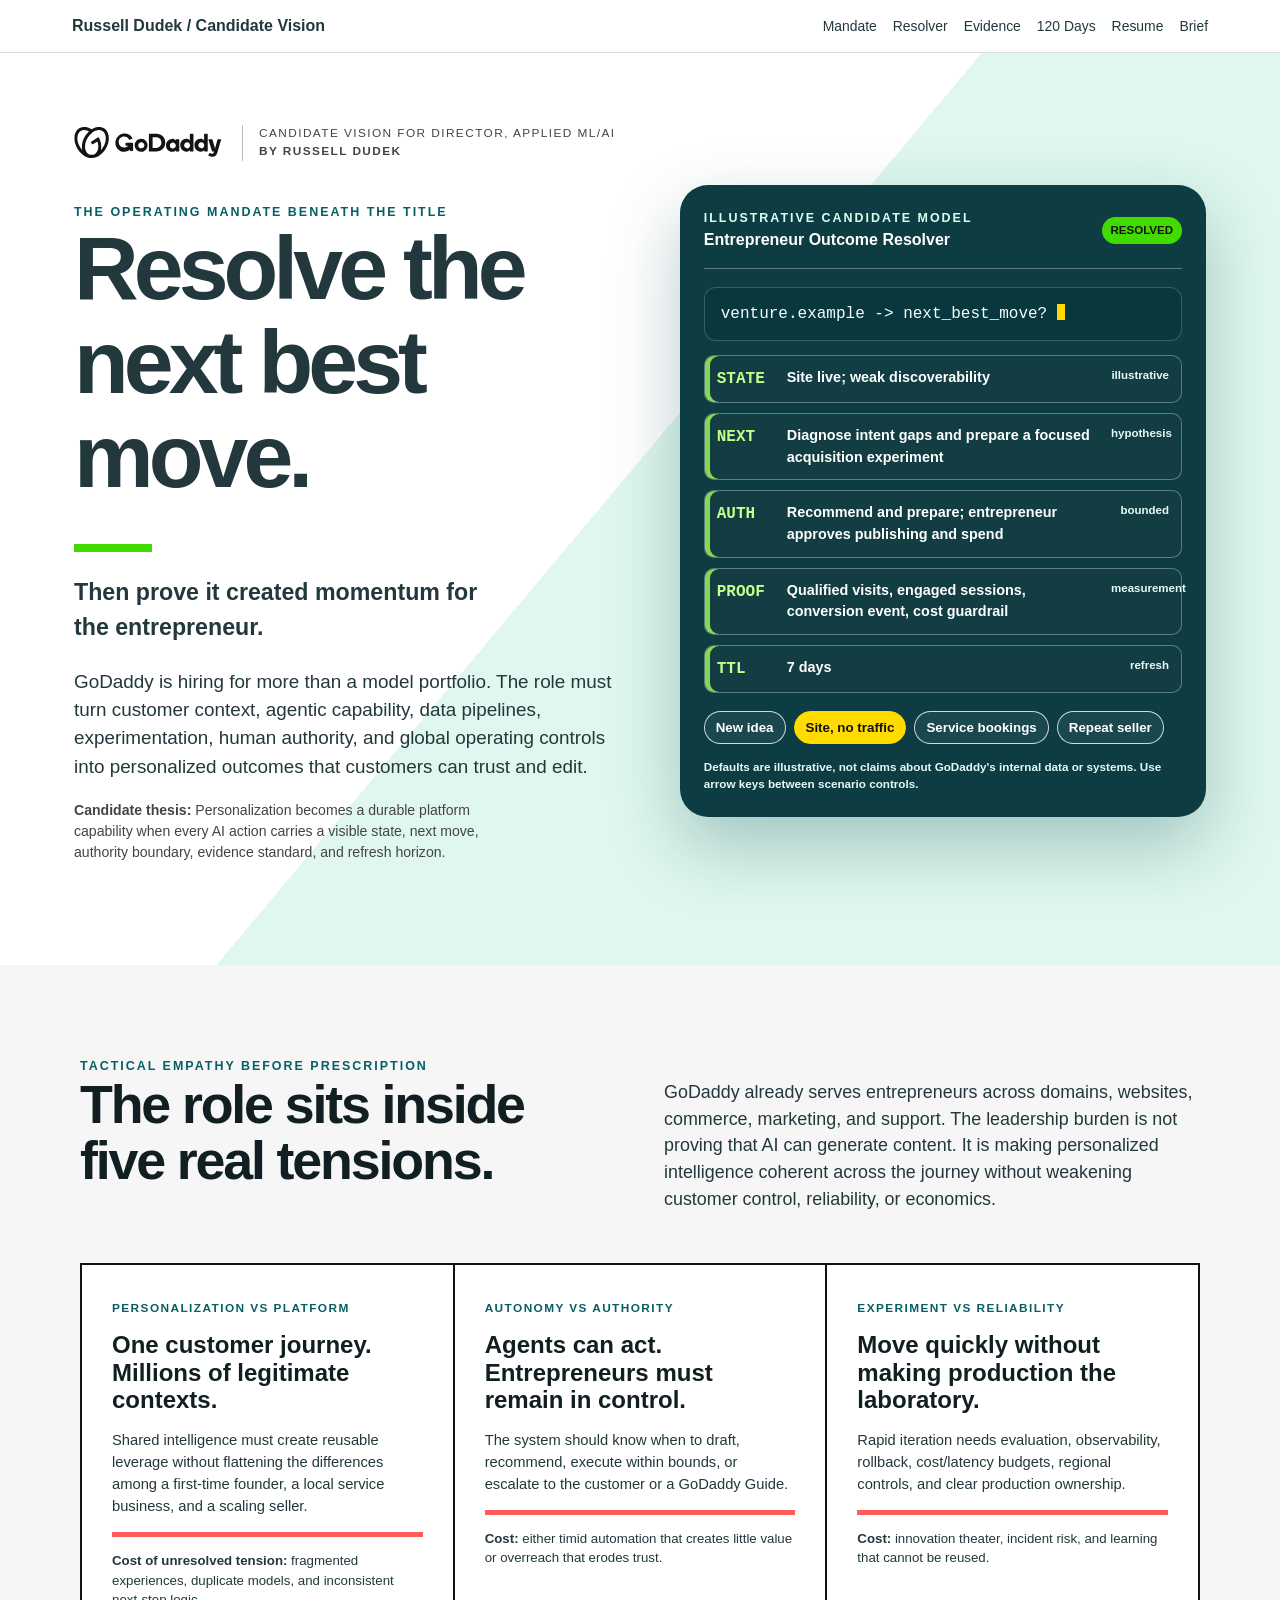
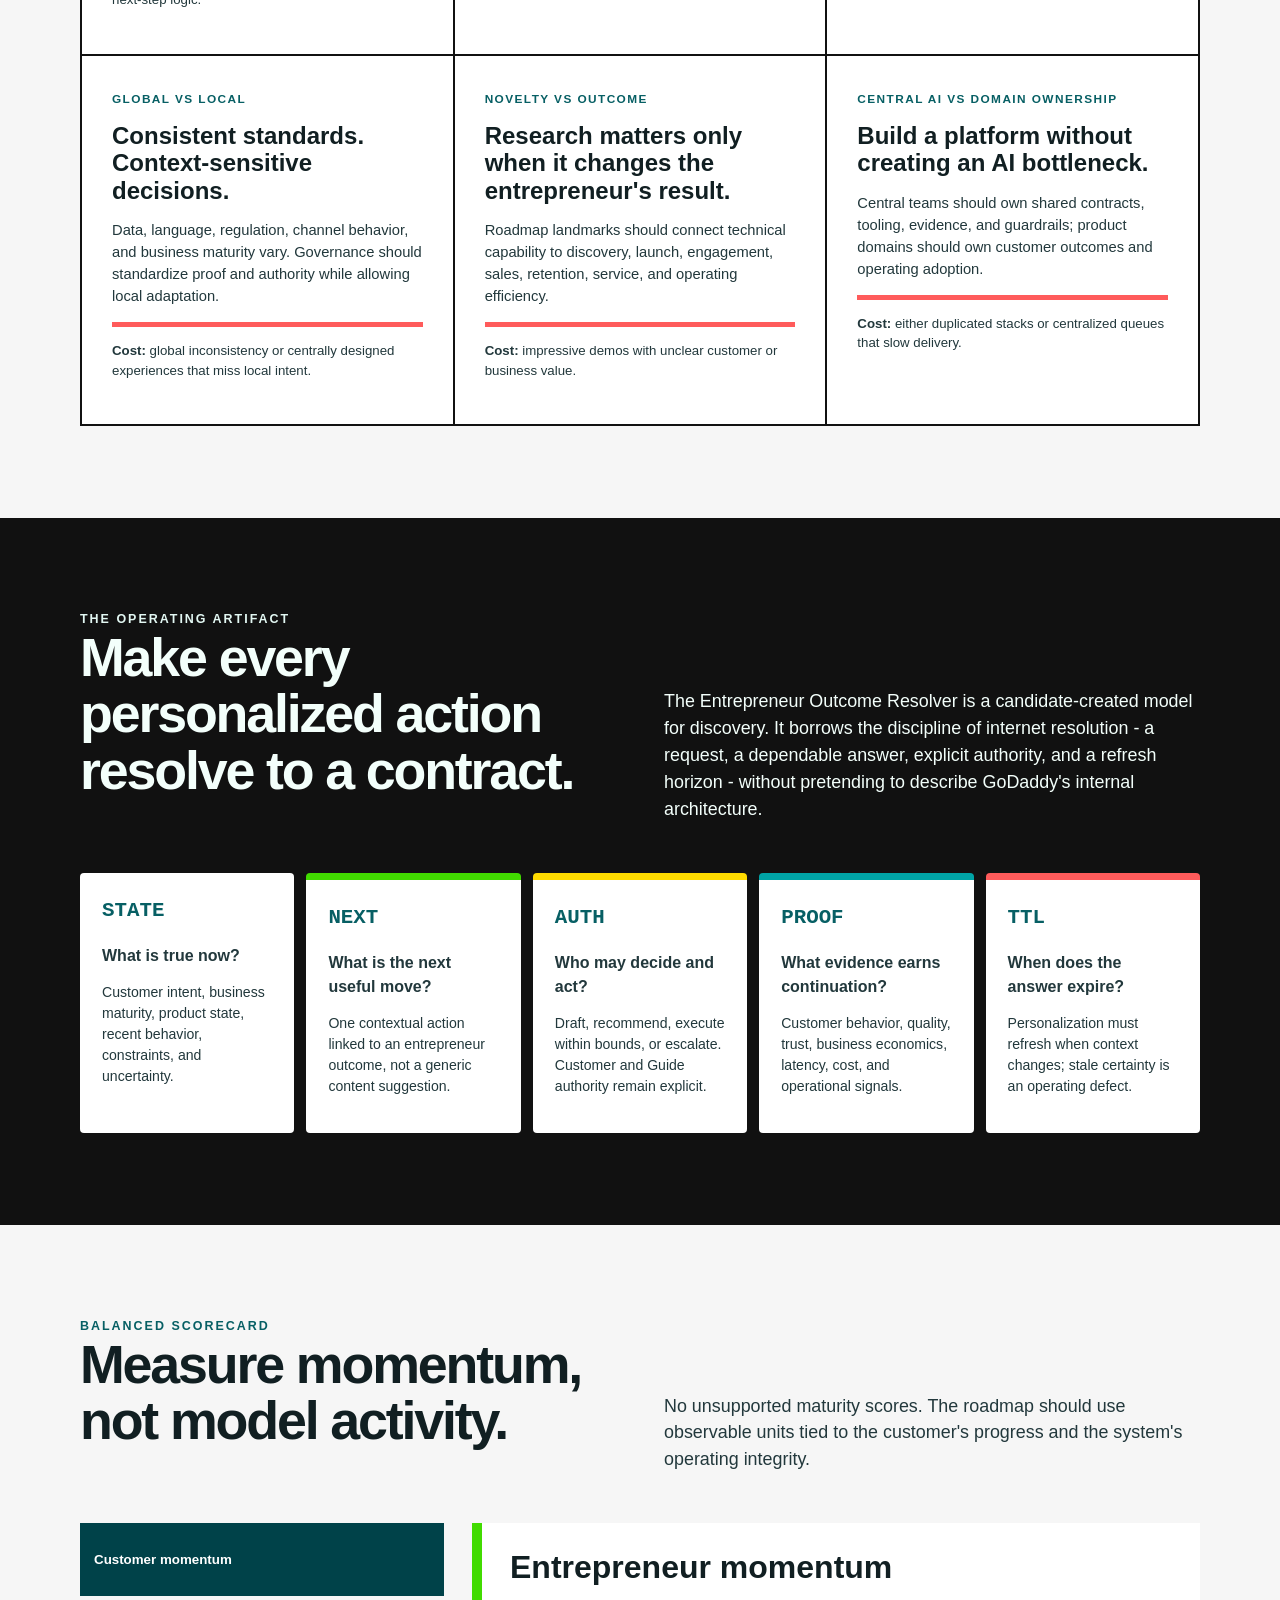
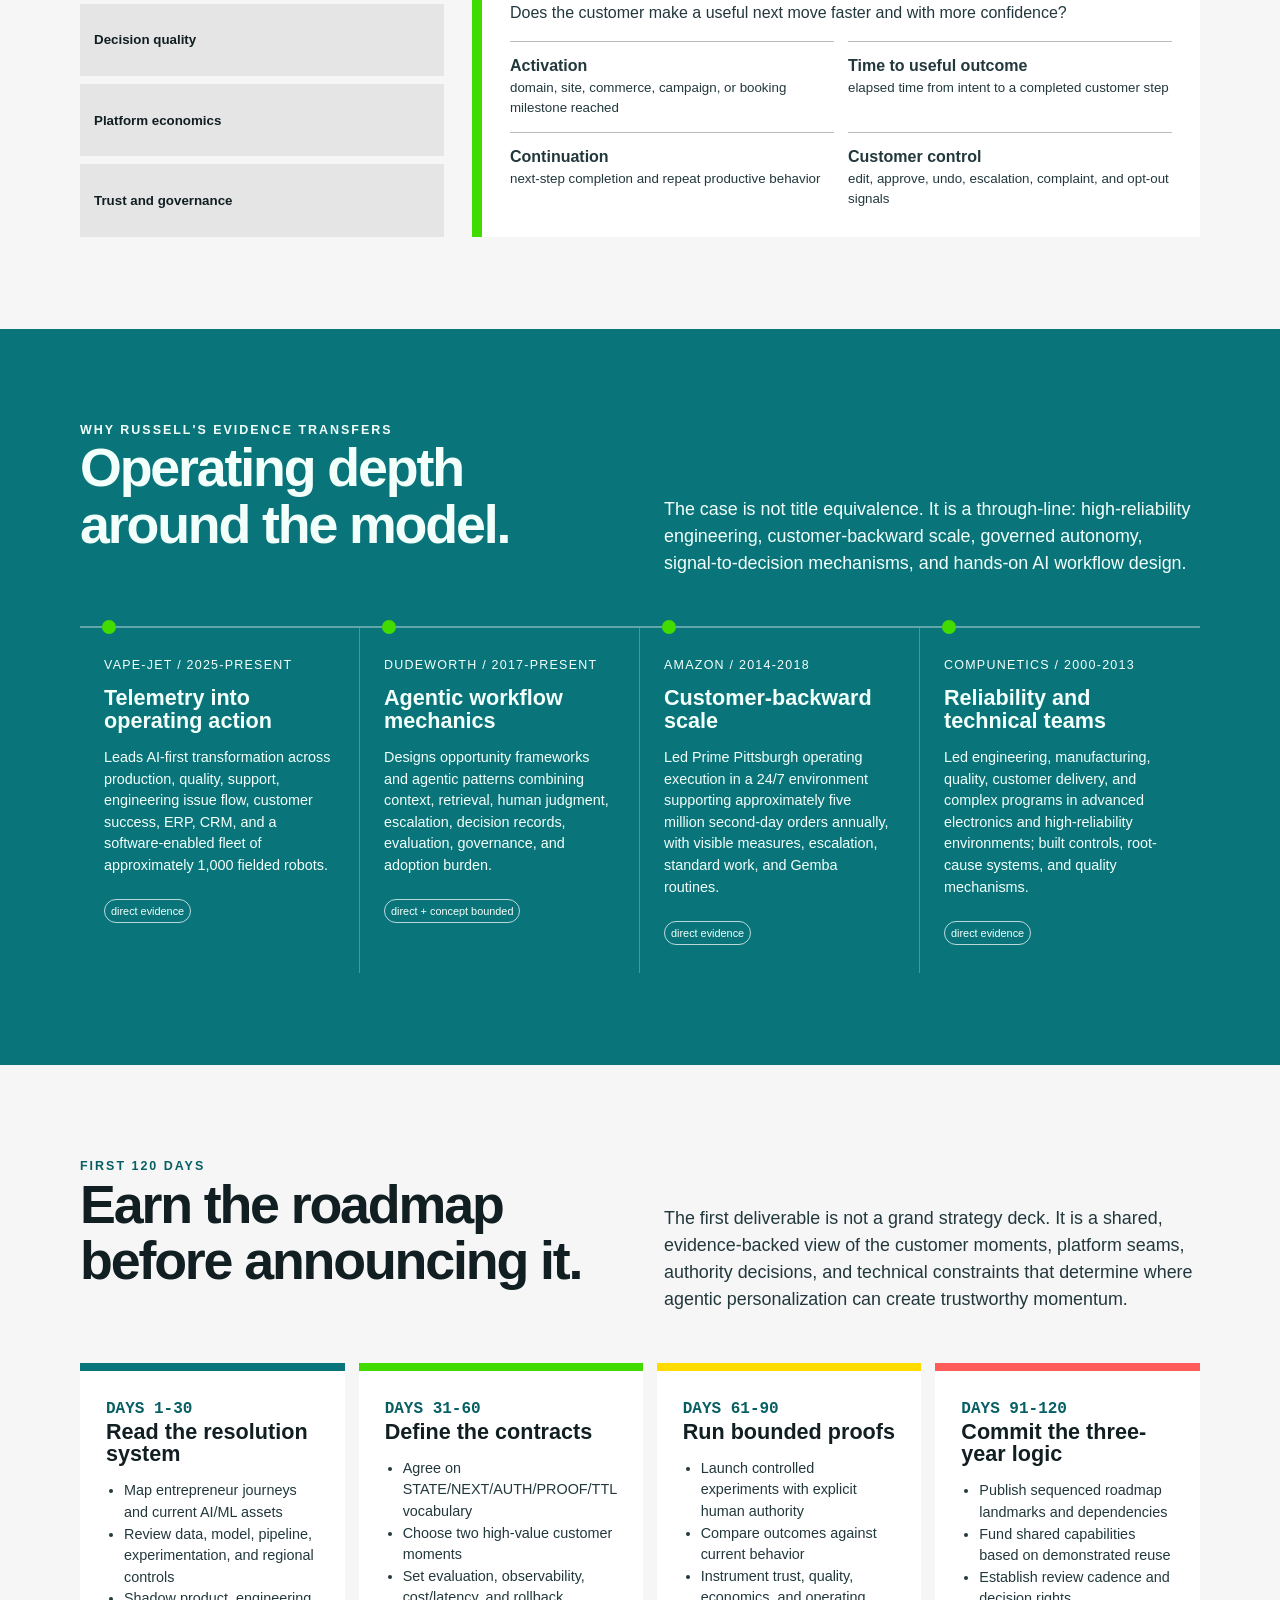
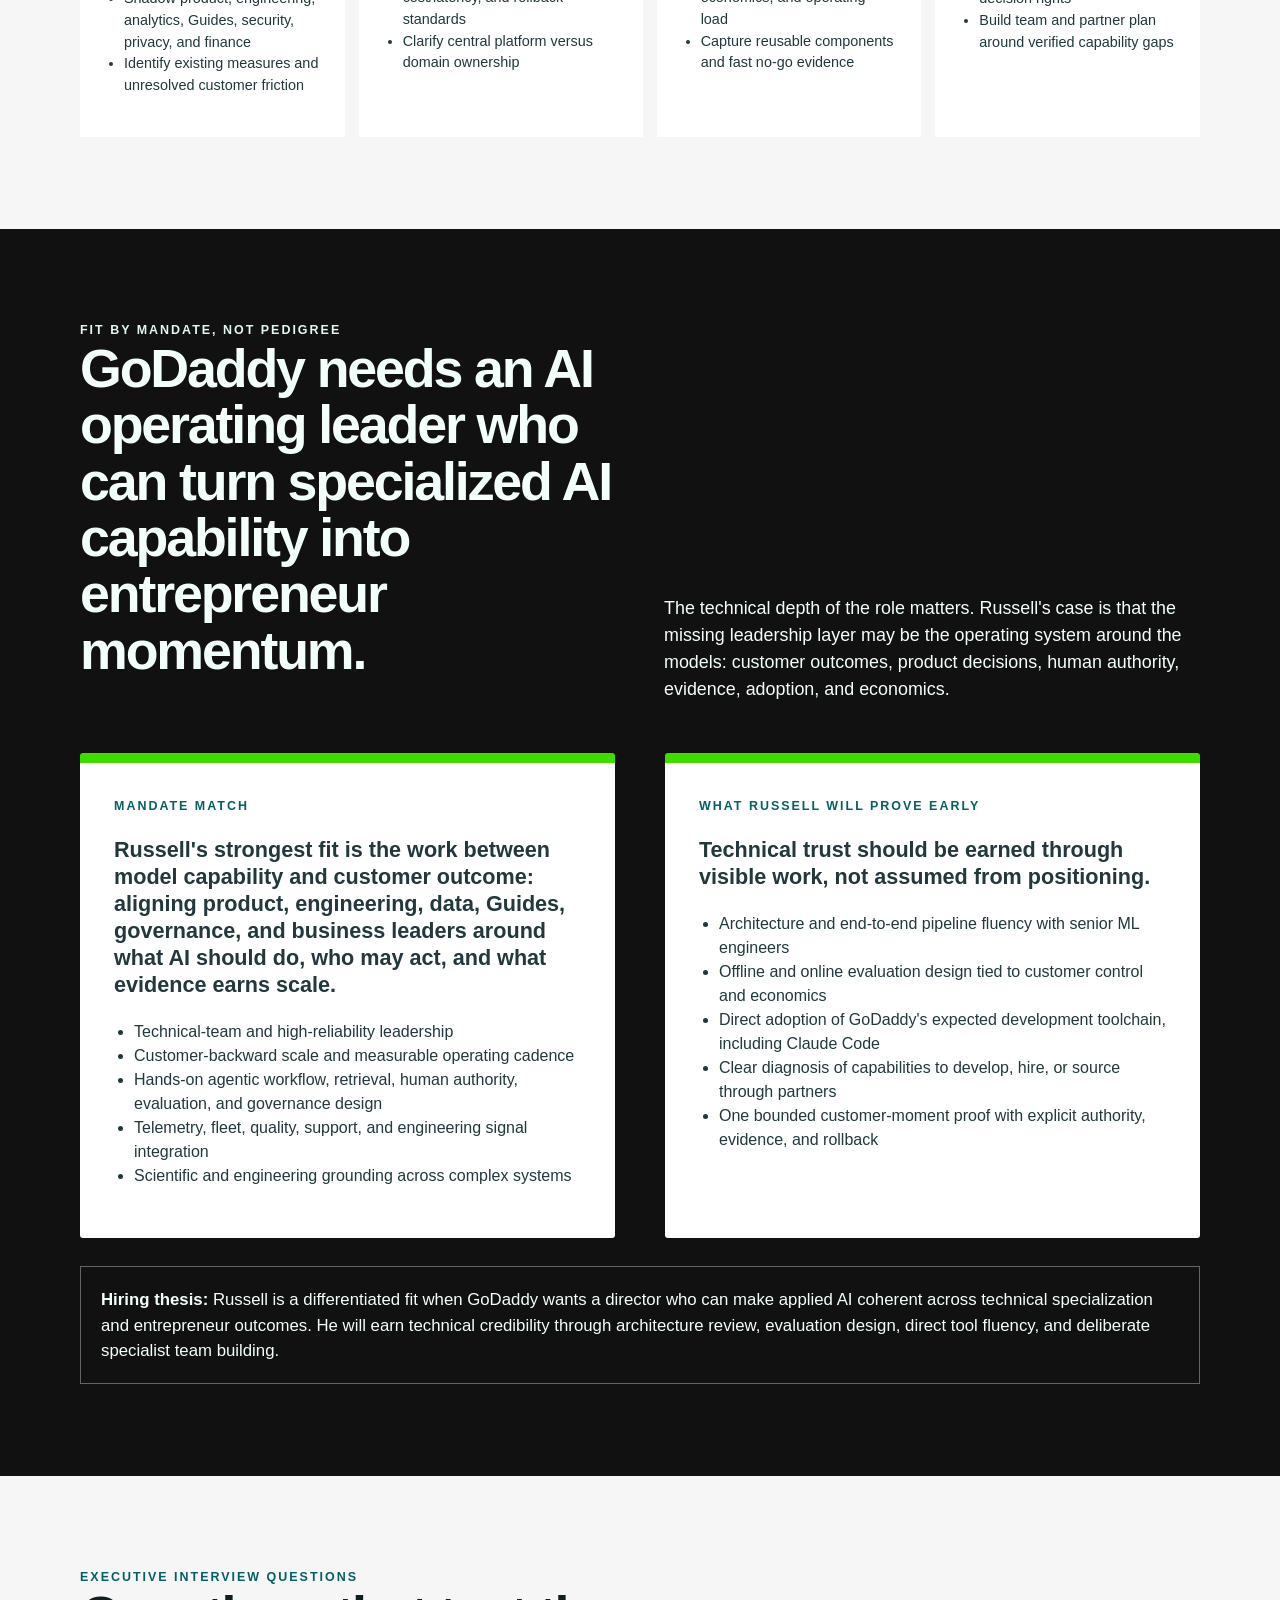
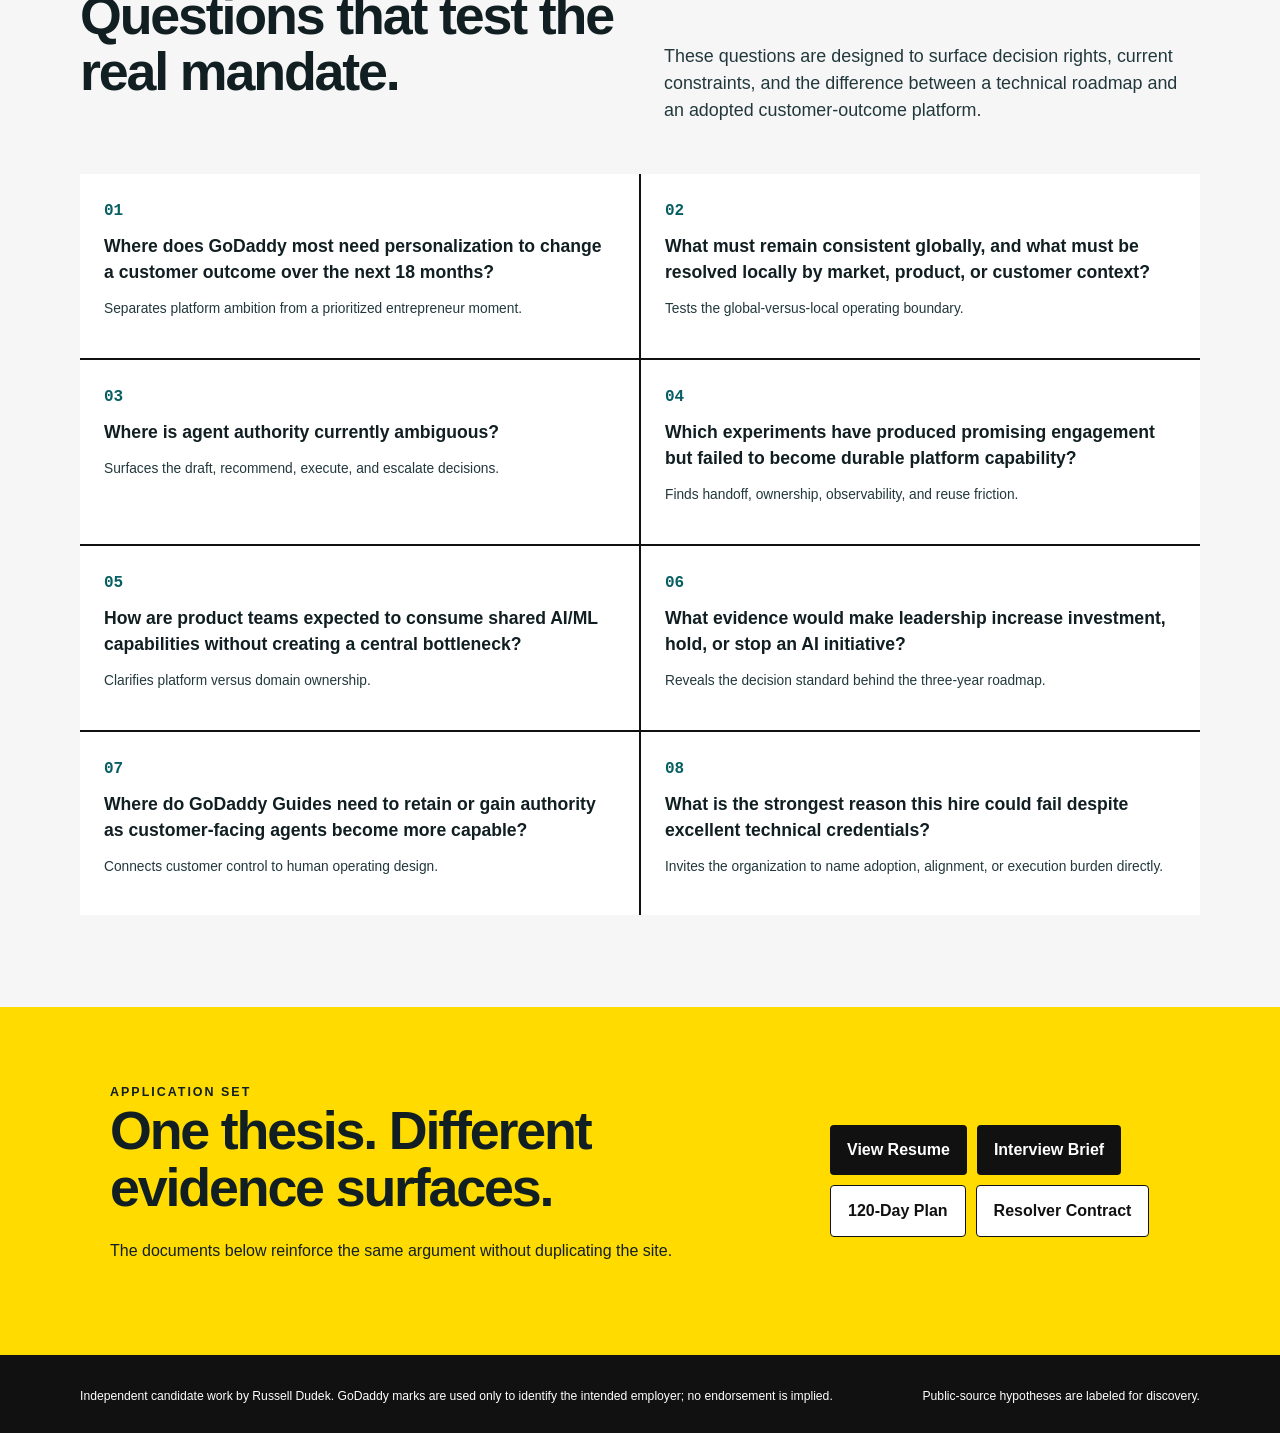
<file: index.html>
<!doctype html><html lang="en"><head><meta charset="utf-8"><meta name="viewport" content="width=device-width,initial-scale=1"><title>Russell Dudek - GoDaddy Director, Applied ML/AI Candidate Vision</title><meta name="description" content="Independent candidate vision by Russell Dudek for GoDaddy Director, Applied ML/AI."><link rel="stylesheet" href="styles.css"></head><body><a class="skip" href="#main">Skip to content</a><nav class="site-nav" aria-label="Primary"><div class="nav-inner"><div class="nav-brand">Russell Dudek / Candidate Vision</div><div class="nav-links"><a href="#mandate">Mandate</a><a href="#model">Resolver</a><a href="#evidence">Evidence</a><a href="#plan">120 Days</a><a href="resume.html">Resume</a><a href="interview-brief.html">Brief</a></div></div></nav>
<main id="main">
<section class="hero"><div class="hero-inner"><div class="hero-copy"><div class="employer-lockup"><img src="assets/brand/godaddy-official.svg" alt="GoDaddy"><div class="independent">Candidate vision for Director, Applied ML/AI<br><b>by Russell Dudek</b></div></div><div style="height:42px"></div><div class="eyebrow">The operating mandate beneath the title</div><h1>Resolve the next best move.</h1><div class="tagline-rule"></div><p class="thesis-line">Then prove it created momentum for the entrepreneur.</p><p>GoDaddy is hiring for more than a model portfolio. The role must turn customer context, agentic capability, data pipelines, experimentation, human authority, and global operating controls into personalized outcomes that customers can trust and edit.</p><p class="hero-note"><b>Candidate thesis:</b> Personalization becomes a durable platform capability when every AI action carries a visible state, next move, authority boundary, evidence standard, and refresh horizon.</p></div>
<div class="resolver" aria-label="Illustrative Entrepreneur Outcome Resolver"><div class="resolver-top"><div><div class="eyebrow">Illustrative candidate model</div><div class="resolver-title">Entrepreneur Outcome Resolver</div></div><span class="status-pill">RESOLVED</span></div><div class="query" data-query>venture.example -&gt; next_best_move? <span class="cursor" aria-hidden="true"></span></div><div class="records">
<div class="record" data-record="STATE"><span class="record-key">STATE</span><span class="record-val">Site live; weak discoverability</span><span class="record-conf">illustrative</span></div>
<div class="record" data-record="NEXT"><span class="record-key">NEXT</span><span class="record-val">Diagnose intent gaps and prepare a focused acquisition experiment</span><span class="record-conf">hypothesis</span></div>
<div class="record" data-record="AUTH"><span class="record-key">AUTH</span><span class="record-val">Recommend and prepare; entrepreneur approves publishing and spend</span><span class="record-conf">bounded</span></div>
<div class="record" data-record="PROOF"><span class="record-key">PROOF</span><span class="record-val">Qualified visits, engaged sessions, conversion event, cost guardrail</span><span class="record-conf">measurement</span></div>
<div class="record" data-record="TTL"><span class="record-key">TTL</span><span class="record-val">7 days</span><span class="record-conf">refresh</span></div></div>
<div class="resolver-controls" role="group" aria-label="Choose an illustrative entrepreneur scenario"><button class="scenario-btn" data-scenario="idea" aria-pressed="false">New idea</button><button class="scenario-btn" data-scenario="traffic" aria-pressed="true">Site, no traffic</button><button class="scenario-btn" data-scenario="service" aria-pressed="false">Service bookings</button><button class="scenario-btn" data-scenario="seller" aria-pressed="false">Repeat seller</button></div><div class="resolver-foot">Defaults are illustrative, not claims about GoDaddy's internal data or systems. Use arrow keys between scenario controls.</div></div></div></section>
<section class="section paper" id="mandate"><div class="section-inner"><div class="section-head"><div><div class="eyebrow">Tactical empathy before prescription</div><h2>The role sits inside five real tensions.</h2></div><p>GoDaddy already serves entrepreneurs across domains, websites, commerce, marketing, and support. The leadership burden is not proving that AI can generate content. It is making personalized intelligence coherent across the journey without weakening customer control, reliability, or economics.</p></div><div class="tension-map">
<div class="tension"><span class="vs">Personalization vs platform</span><strong>One customer journey. Millions of legitimate contexts.</strong><p>Shared intelligence must create reusable leverage without flattening the differences among a first-time founder, a local service business, and a scaling seller.</p><p class="cost"><b>Cost of unresolved tension:</b> fragmented experiences, duplicate models, and inconsistent next-step logic.</p></div>
<div class="tension"><span class="vs">Autonomy vs authority</span><strong>Agents can act. Entrepreneurs must remain in control.</strong><p>The system should know when to draft, recommend, execute within bounds, or escalate to the customer or a GoDaddy Guide.</p><p class="cost"><b>Cost:</b> either timid automation that creates little value or overreach that erodes trust.</p></div>
<div class="tension"><span class="vs">Experiment vs reliability</span><strong>Move quickly without making production the laboratory.</strong><p>Rapid iteration needs evaluation, observability, rollback, cost/latency budgets, regional controls, and clear production ownership.</p><p class="cost"><b>Cost:</b> innovation theater, incident risk, and learning that cannot be reused.</p></div>
<div class="tension"><span class="vs">Global vs local</span><strong>Consistent standards. Context-sensitive decisions.</strong><p>Data, language, regulation, channel behavior, and business maturity vary. Governance should standardize proof and authority while allowing local adaptation.</p><p class="cost"><b>Cost:</b> global inconsistency or centrally designed experiences that miss local intent.</p></div>
<div class="tension"><span class="vs">Novelty vs outcome</span><strong>Research matters only when it changes the entrepreneur's result.</strong><p>Roadmap landmarks should connect technical capability to discovery, launch, engagement, sales, retention, service, and operating efficiency.</p><p class="cost"><b>Cost:</b> impressive demos with unclear customer or business value.</p></div>
<div class="tension"><span class="vs">Central AI vs domain ownership</span><strong>Build a platform without creating an AI bottleneck.</strong><p>Central teams should own shared contracts, tooling, evidence, and guardrails; product domains should own customer outcomes and operating adoption.</p><p class="cost"><b>Cost:</b> either duplicated stacks or centralized queues that slow delivery.</p></div></div></div></section>
<section class="section dark" id="model"><div class="section-inner"><div class="section-head"><div><div class="eyebrow">The operating artifact</div><h2>Make every personalized action resolve to a contract.</h2></div><p>The Entrepreneur Outcome Resolver is a candidate-created model for discovery. It borrows the discipline of internet resolution - a request, a dependable answer, explicit authority, and a refresh horizon - without pretending to describe GoDaddy's internal architecture.</p></div><div class="contract-grid"><div class="contract-field" data-key="STATE"><b>What is true now?</b><p>Customer intent, business maturity, product state, recent behavior, constraints, and uncertainty.</p></div><div class="contract-field" data-key="NEXT"><b>What is the next useful move?</b><p>One contextual action linked to an entrepreneur outcome, not a generic content suggestion.</p></div><div class="contract-field" data-key="AUTH"><b>Who may decide and act?</b><p>Draft, recommend, execute within bounds, or escalate. Customer and Guide authority remain explicit.</p></div><div class="contract-field" data-key="PROOF"><b>What evidence earns continuation?</b><p>Customer behavior, quality, trust, business economics, latency, cost, and operational signals.</p></div><div class="contract-field" data-key="TTL"><b>When does the answer expire?</b><p>Personalization must refresh when context changes; stale certainty is an operating defect.</p></div></div></div></section>
<section class="section paper"><div class="section-inner"><div class="section-head"><div><div class="eyebrow">Balanced scorecard</div><h2>Measure momentum, not model activity.</h2></div><p>No unsupported maturity scores. The roadmap should use observable units tied to the customer's progress and the system's operating integrity.</p></div><div class="scorecard"><div class="score-nav" role="tablist" aria-label="Outcome scorecard lenses">
<button class="score-tab" role="tab" aria-selected="true" data-content="<h3>Entrepreneur momentum</h3><p>Does the customer make a useful next move faster and with more confidence?</p><div class='metric-list'><div class='metric'><b>Activation</b><small>domain, site, commerce, campaign, or booking milestone reached</small></div><div class='metric'><b>Time to useful outcome</b><small>elapsed time from intent to a completed customer step</small></div><div class='metric'><b>Continuation</b><small>next-step completion and repeat productive behavior</small></div><div class='metric'><b>Customer control</b><small>edit, approve, undo, escalation, complaint, and opt-out signals</small></div></div>">Customer momentum</button>
<button class="score-tab" role="tab" aria-selected="false" data-content="<h3>Decision quality</h3><p>Can the system explain why this move fits this customer now?</p><div class='metric-list'><div class='metric'><b>Relevance</b><small>acceptance, edits, skips, reversals, and downstream behavior</small></div><div class='metric'><b>Calibration</b><small>confidence compared with observed outcomes</small></div><div class='metric'><b>Freshness</b><small>age of state and time to re-resolution</small></div><div class='metric'><b>Exception quality</b><small>appropriate holds, escalations, and human recovery</small></div></div>">Decision quality</button>
<button class="score-tab" role="tab" aria-selected="false" data-content="<h3>Platform economics</h3><p>Does shared intelligence create compounding leverage?</p><div class='metric-list'><div class='metric'><b>Reuse</b><small>shared capabilities adopted across product journeys</small></div><div class='metric'><b>Latency and cost</b><small>per resolved action, with quality guardrails</small></div><div class='metric'><b>Experiment velocity</b><small>time from hypothesis to trustworthy evidence</small></div><div class='metric'><b>Operational load</b><small>incidents, support burden, rework, and manual intervention</small></div></div>">Platform economics</button>
<button class="score-tab" role="tab" aria-selected="false" data-content="<h3>Trust and governance</h3><p>Can the system scale without hiding authority or risk?</p><div class='metric-list'><div class='metric'><b>Authority compliance</b><small>actions remain inside approved bounds</small></div><div class='metric'><b>Regional fitness</b><small>policy, language, and data controls by market</small></div><div class='metric'><b>Observability</b><small>traceability from context to action to outcome</small></div><div class='metric'><b>Recovery</b><small>detection, rollback, correction, and learning capture</small></div></div>">Trust and governance</button></div><div class="score-panel"><h3>Entrepreneur momentum</h3><p>Does the customer make a useful next move faster and with more confidence?</p><div class="metric-list"><div class="metric"><b>Activation</b><small>domain, site, commerce, campaign, or booking milestone reached</small></div><div class="metric"><b>Time to useful outcome</b><small>elapsed time from intent to a completed customer step</small></div><div class="metric"><b>Continuation</b><small>next-step completion and repeat productive behavior</small></div><div class="metric"><b>Customer control</b><small>edit, approve, undo, escalation, complaint, and opt-out signals</small></div></div></div></div></div></section>
<section class="section teal" id="evidence"><div class="section-inner"><div class="section-head"><div><div class="eyebrow">Why Russell's evidence transfers</div><h2>Operating depth around the model.</h2></div><p>The case is not title equivalence. It is a through-line: high-reliability engineering, customer-backward scale, governed autonomy, signal-to-decision mechanisms, and hands-on AI workflow design.</p></div><div class="evidence-trail">
<div class="evidence"><div class="org">Vape-Jet / 2025-Present</div><h3>Telemetry into operating action</h3><p>Leads AI-first transformation across production, quality, support, engineering issue flow, customer success, ERP, CRM, and a software-enabled fleet of approximately 1,000 fielded robots.</p><span class="proof-tag">direct evidence</span></div>
<div class="evidence"><div class="org">DudeWorth / 2017-Present</div><h3>Agentic workflow mechanics</h3><p>Designs opportunity frameworks and agentic patterns combining context, retrieval, human judgment, escalation, decision records, evaluation, governance, and adoption burden.</p><span class="proof-tag">direct + concept bounded</span></div>
<div class="evidence"><div class="org">Amazon / 2014-2018</div><h3>Customer-backward scale</h3><p>Led Prime Pittsburgh operating execution in a 24/7 environment supporting approximately five million second-day orders annually, with visible measures, escalation, standard work, and Gemba routines.</p><span class="proof-tag">direct evidence</span></div>
<div class="evidence"><div class="org">Compunetics / 2000-2013</div><h3>Reliability and technical teams</h3><p>Led engineering, manufacturing, quality, customer delivery, and complex programs in advanced electronics and high-reliability environments; built controls, root-cause systems, and quality mechanisms.</p><span class="proof-tag">direct evidence</span></div></div></div></section>
<section class="section paper" id="plan"><div class="section-inner"><div class="section-head"><div><div class="eyebrow">First 120 days</div><h2>Earn the roadmap before announcing it.</h2></div><p>The first deliverable is not a grand strategy deck. It is a shared, evidence-backed view of the customer moments, platform seams, authority decisions, and technical constraints that determine where agentic personalization can create trustworthy momentum.</p></div><div class="plan-rail"><div class="phase"><div class="days">DAYS 1-30</div><h3>Read the resolution system</h3><ul><li>Map entrepreneur journeys and current AI/ML assets</li><li>Review data, model, pipeline, experimentation, and regional controls</li><li>Shadow product, engineering, analytics, Guides, security, privacy, and finance</li><li>Identify existing measures and unresolved customer friction</li></ul></div><div class="phase"><div class="days">DAYS 31-60</div><h3>Define the contracts</h3><ul><li>Agree on STATE/NEXT/AUTH/PROOF/TTL vocabulary</li><li>Choose two high-value customer moments</li><li>Set evaluation, observability, cost/latency, and rollback standards</li><li>Clarify central platform versus domain ownership</li></ul></div><div class="phase"><div class="days">DAYS 61-90</div><h3>Run bounded proofs</h3><ul><li>Launch controlled experiments with explicit human authority</li><li>Compare outcomes against current behavior</li><li>Instrument trust, quality, economics, and operating load</li><li>Capture reusable components and fast no-go evidence</li></ul></div><div class="phase"><div class="days">DAYS 91-120</div><h3>Commit the three-year logic</h3><ul><li>Publish sequenced roadmap landmarks and dependencies</li><li>Fund shared capabilities based on demonstrated reuse</li><li>Establish review cadence and decision rights</li><li>Build team and partner plan around verified capability gaps</li></ul></div></div></div></section>
<section class="section dark" id="strategic-fit"><div class="section-inner">
<div class="section-head"><div><div class="eyebrow">Fit by mandate, not pedigree</div><h2>GoDaddy needs an AI operating leader who can turn specialized AI capability into entrepreneur momentum.</h2></div><p>The technical depth of the role matters. Russell's case is that the missing leadership layer may be the operating system around the models: customer outcomes, product decisions, human authority, evidence, adoption, and economics.</p></div>
<div class="objection">
<div class="objection-box proof"><div class="eyebrow">Mandate match</div><p class="truth">Russell's strongest fit is the work between model capability and customer outcome: aligning product, engineering, data, Guides, governance, and business leaders around what AI should do, who may act, and what evidence earns scale.</p><ul><li>Technical-team and high-reliability leadership</li><li>Customer-backward scale and measurable operating cadence</li><li>Hands-on agentic workflow, retrieval, human authority, evaluation, and governance design</li><li>Telemetry, fleet, quality, support, and engineering signal integration</li><li>Scientific and engineering grounding across complex systems</li></ul></div>
<div class="objection-box proof"><div class="eyebrow">What Russell will prove early</div><p class="truth">Technical trust should be earned through visible work, not assumed from positioning.</p><ul><li>Architecture and end-to-end pipeline fluency with senior ML engineers</li><li>Offline and online evaluation design tied to customer control and economics</li><li>Direct adoption of GoDaddy's expected development toolchain, including Claude Code</li><li>Clear diagnosis of capabilities to develop, hire, or source through partners</li><li>One bounded customer-moment proof with explicit authority, evidence, and rollback</li></ul></div>
</div>
<div class="verdict"><b>Hiring thesis:</b> Russell is a differentiated fit when GoDaddy wants a director who can make applied AI coherent across technical specialization and entrepreneur outcomes. He will earn technical credibility through architecture review, evaluation design, direct tool fluency, and deliberate specialist team building.</div>
</div></section>
<section class="section paper"><div class="section-inner"><div class="section-head"><div><div class="eyebrow">Executive interview questions</div><h2>Questions that test the real mandate.</h2></div><p>These questions are designed to surface decision rights, current constraints, and the difference between a technical roadmap and an adopted customer-outcome platform.</p></div><div class="questions"><div class="question"><strong>Where does GoDaddy most need personalization to change a customer outcome over the next 18 months?</strong><p>Separates platform ambition from a prioritized entrepreneur moment.</p></div><div class="question"><strong>What must remain consistent globally, and what must be resolved locally by market, product, or customer context?</strong><p>Tests the global-versus-local operating boundary.</p></div><div class="question"><strong>Where is agent authority currently ambiguous?</strong><p>Surfaces the draft, recommend, execute, and escalate decisions.</p></div><div class="question"><strong>Which experiments have produced promising engagement but failed to become durable platform capability?</strong><p>Finds handoff, ownership, observability, and reuse friction.</p></div><div class="question"><strong>How are product teams expected to consume shared AI/ML capabilities without creating a central bottleneck?</strong><p>Clarifies platform versus domain ownership.</p></div><div class="question"><strong>What evidence would make leadership increase investment, hold, or stop an AI initiative?</strong><p>Reveals the decision standard behind the three-year roadmap.</p></div><div class="question"><strong>Where do GoDaddy Guides need to retain or gain authority as customer-facing agents become more capable?</strong><p>Connects customer control to human operating design.</p></div><div class="question"><strong>What is the strongest reason this hire could fail despite excellent technical credentials?</strong><p>Invites the organization to name adoption, alignment, or execution burden directly.</p></div></div></div></section>
<section class="cta"><div class="cta-inner"><div><div class="eyebrow">Application set</div><h2>One thesis. Different evidence surfaces.</h2><p>The documents below reinforce the same argument without duplicating the site.</p></div><div class="actions"><a class="button" href="resume.html">View Resume</a><a class="button" href="interview-brief.html">Interview Brief</a><a class="button secondary" href="120-day-plan.html">120-Day Plan</a><a class="button secondary" href="outcome-resolver.html">Resolver Contract</a></div></div></section>
</main><footer class="footer"><div class="footer-inner"><span>Independent candidate work by Russell Dudek. GoDaddy marks are used only to identify the intended employer; no endorsement is implied.</span><span>Public-source hypotheses are labeled for discovery.</span></div></footer><script src="app.js"></script></body></html>
</file>
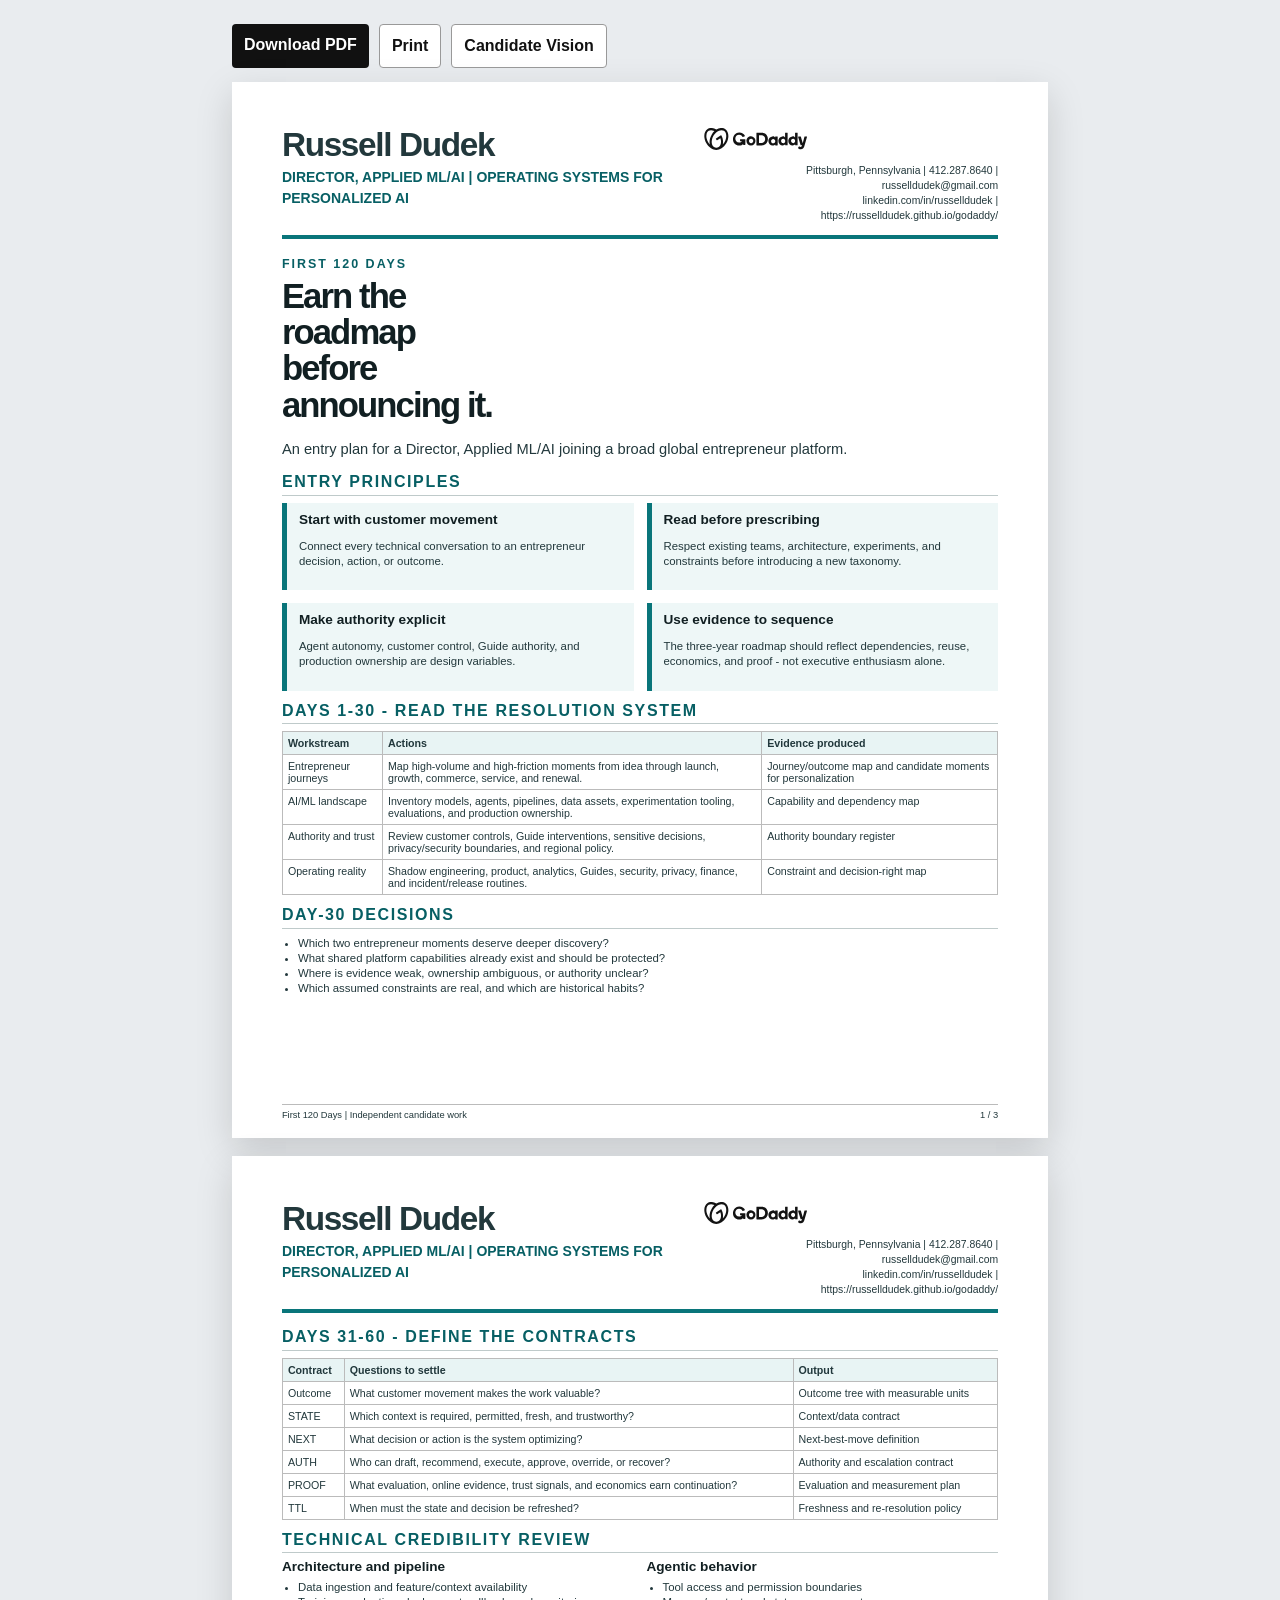
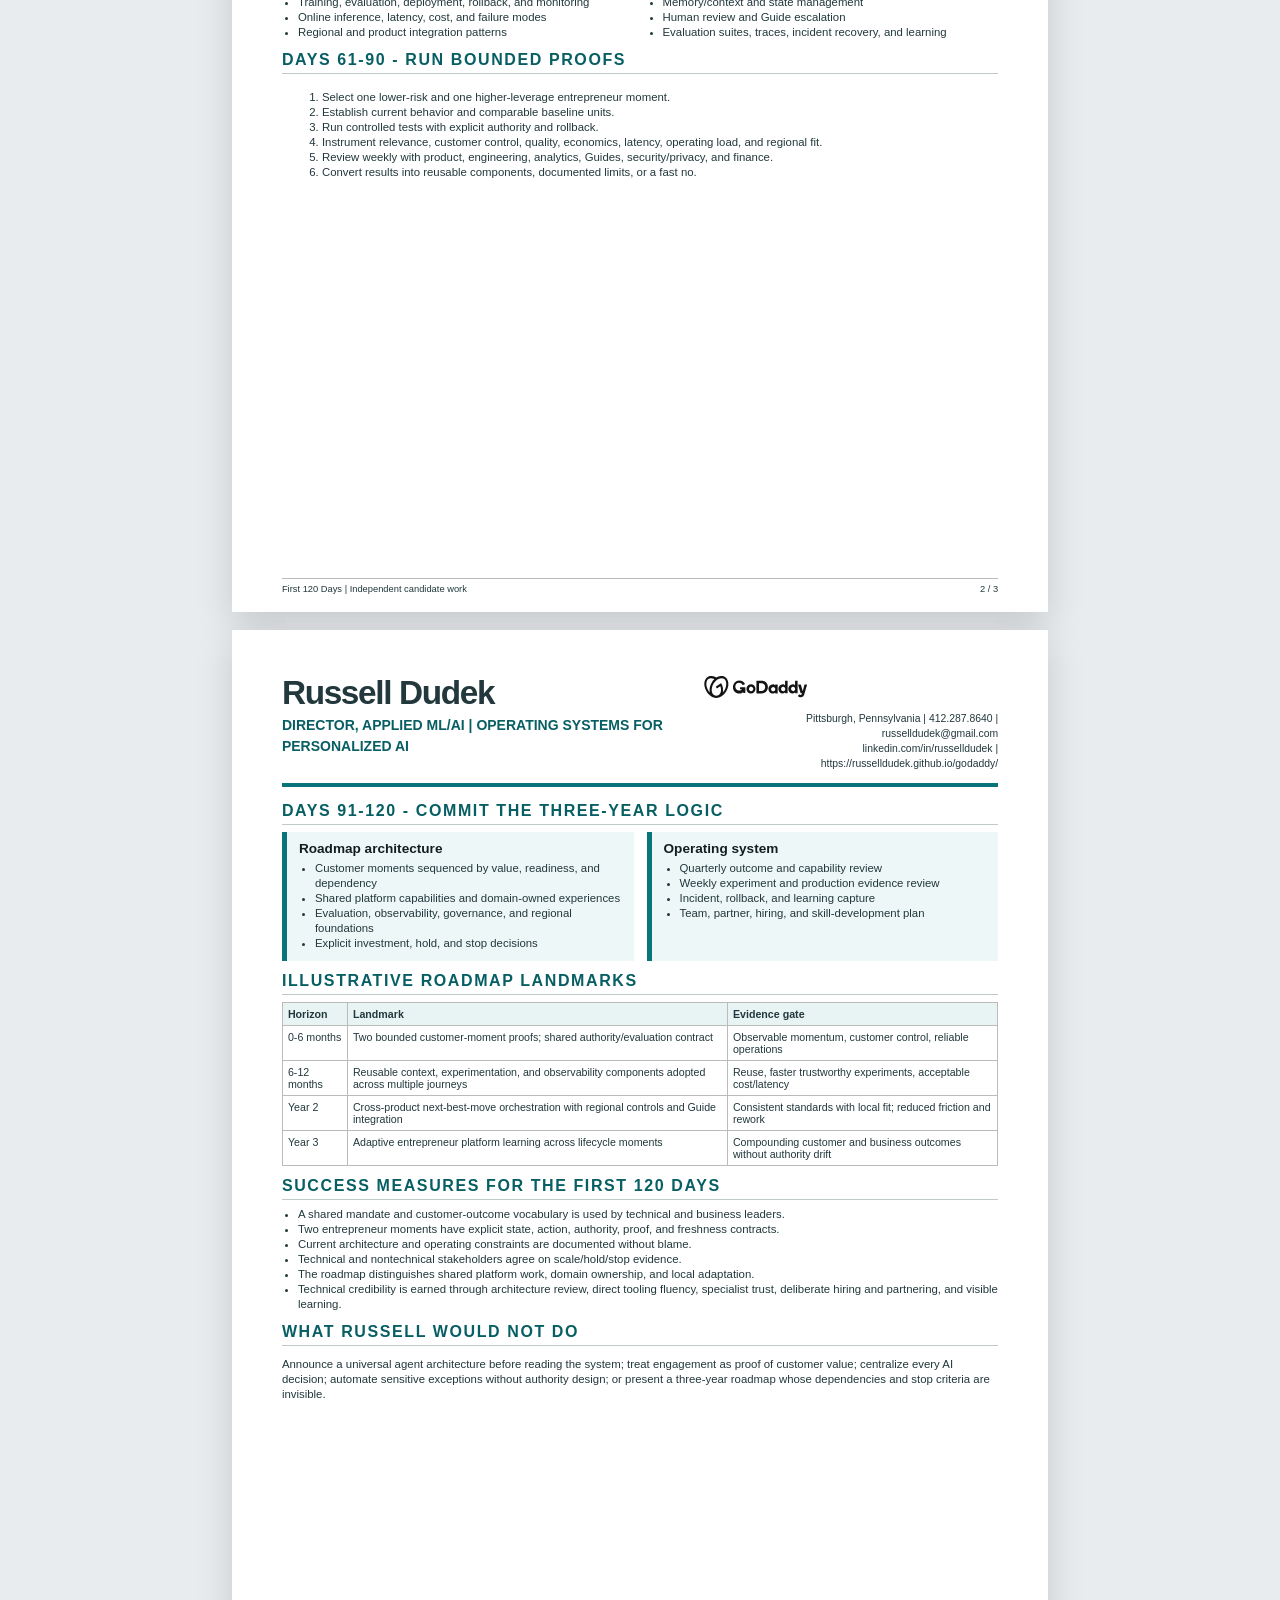
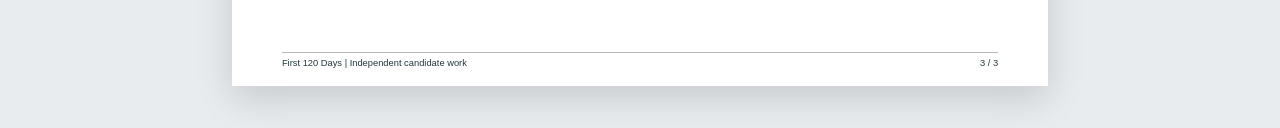
<file: 120-day-plan.html>
<!doctype html><html lang="en"><head><meta charset="utf-8"><meta name="viewport" content="width=device-width,initial-scale=1"><title>GoDaddy First 120 Days</title><meta name="description" content="Independent candidate vision by Russell Dudek for GoDaddy Director, Applied ML/AI."><link rel="stylesheet" href="styles.css"></head><body><main class="doc-shell"><div class="doc-actions"><a href="docs/Russell-Dudek-GoDaddy-First-120-Days.pdf">Download PDF</a><button class="light" onclick="window.print()">Print</button><a class="light" href="index.html">Candidate Vision</a></div><section class="sheet"><header class="doc-header"><div><div class="doc-name">Russell Dudek</div><div class="doc-role">DIRECTOR, APPLIED ML/AI | OPERATING SYSTEMS FOR PERSONALIZED AI</div></div><div><img class="doc-logo" src="assets/brand/godaddy-official.svg" alt="GoDaddy"><div class="contact">Pittsburgh, Pennsylvania | <a href="tel:+14122878640">412.287.8640</a> | <a href="mailto:russelldudek@gmail.com">russelldudek@gmail.com</a><br><a href="https://www.linkedin.com/in/russelldudek">linkedin.com/in/russelldudek</a> | <a href="https://russelldudek.github.io/godaddy/">https://russelldudek.github.io/godaddy/</a></div></div></header><div class="eyebrow">First 120 days</div><h1 class="doc-title">Earn the roadmap before announcing it.</h1><p class="doc-subtitle">An entry plan for a Director, Applied ML/AI joining a broad global entrepreneur platform.</p><div class="doc-section"><h2>Entry principles</h2><div class="doc-grid-2"><div class="callout"><h3>Start with customer movement</h3><p>Connect every technical conversation to an entrepreneur decision, action, or outcome.</p></div><div class="callout"><h3>Read before prescribing</h3><p>Respect existing teams, architecture, experiments, and constraints before introducing a new taxonomy.</p></div><div class="callout"><h3>Make authority explicit</h3><p>Agent autonomy, customer control, Guide authority, and production ownership are design variables.</p></div><div class="callout"><h3>Use evidence to sequence</h3><p>The three-year roadmap should reflect dependencies, reuse, economics, and proof - not executive enthusiasm alone.</p></div></div></div><div class="doc-section"><h2>Days 1-30 - Read the resolution system</h2><table class="compact-table"><tr><th>Workstream</th><th>Actions</th><th>Evidence produced</th></tr><tr><td>Entrepreneur journeys</td><td>Map high-volume and high-friction moments from idea through launch, growth, commerce, service, and renewal.</td><td>Journey/outcome map and candidate moments for personalization</td></tr><tr><td>AI/ML landscape</td><td>Inventory models, agents, pipelines, data assets, experimentation tooling, evaluations, and production ownership.</td><td>Capability and dependency map</td></tr><tr><td>Authority and trust</td><td>Review customer controls, Guide interventions, sensitive decisions, privacy/security boundaries, and regional policy.</td><td>Authority boundary register</td></tr><tr><td>Operating reality</td><td>Shadow engineering, product, analytics, Guides, security, privacy, finance, and incident/release routines.</td><td>Constraint and decision-right map</td></tr></table></div><div class="doc-section"><h2>Day-30 decisions</h2><ul><li>Which two entrepreneur moments deserve deeper discovery?</li><li>What shared platform capabilities already exist and should be protected?</li><li>Where is evidence weak, ownership ambiguous, or authority unclear?</li><li>Which assumed constraints are real, and which are historical habits?</li></ul></div><div class="page-foot"><span>First 120 Days | Independent candidate work</span><span>1 / 3</span></div></section><section class="sheet"><header class="doc-header"><div><div class="doc-name">Russell Dudek</div><div class="doc-role">DIRECTOR, APPLIED ML/AI | OPERATING SYSTEMS FOR PERSONALIZED AI</div></div><div><img class="doc-logo" src="assets/brand/godaddy-official.svg" alt="GoDaddy"><div class="contact">Pittsburgh, Pennsylvania | <a href="tel:+14122878640">412.287.8640</a> | <a href="mailto:russelldudek@gmail.com">russelldudek@gmail.com</a><br><a href="https://www.linkedin.com/in/russelldudek">linkedin.com/in/russelldudek</a> | <a href="https://russelldudek.github.io/godaddy/">https://russelldudek.github.io/godaddy/</a></div></div></header><div class="doc-section"><h2>Days 31-60 - Define the contracts</h2><table class="compact-table"><tr><th>Contract</th><th>Questions to settle</th><th>Output</th></tr><tr><td>Outcome</td><td>What customer movement makes the work valuable?</td><td>Outcome tree with measurable units</td></tr><tr><td>STATE</td><td>Which context is required, permitted, fresh, and trustworthy?</td><td>Context/data contract</td></tr><tr><td>NEXT</td><td>What decision or action is the system optimizing?</td><td>Next-best-move definition</td></tr><tr><td>AUTH</td><td>Who can draft, recommend, execute, approve, override, or recover?</td><td>Authority and escalation contract</td></tr><tr><td>PROOF</td><td>What evaluation, online evidence, trust signals, and economics earn continuation?</td><td>Evaluation and measurement plan</td></tr><tr><td>TTL</td><td>When must the state and decision be refreshed?</td><td>Freshness and re-resolution policy</td></tr></table></div><div class="doc-section"><h2>Technical credibility review</h2><div class="doc-grid-2"><div><h3>Architecture and pipeline</h3><ul><li>Data ingestion and feature/context availability</li><li>Training, evaluation, deployment, rollback, and monitoring</li><li>Online inference, latency, cost, and failure modes</li><li>Regional and product integration patterns</li></ul></div><div><h3>Agentic behavior</h3><ul><li>Tool access and permission boundaries</li><li>Memory/context and state management</li><li>Human review and Guide escalation</li><li>Evaluation suites, traces, incident recovery, and learning</li></ul></div></div></div><div class="doc-section"><h2>Days 61-90 - Run bounded proofs</h2><ol><li>Select one lower-risk and one higher-leverage entrepreneur moment.</li><li>Establish current behavior and comparable baseline units.</li><li>Run controlled tests with explicit authority and rollback.</li><li>Instrument relevance, customer control, quality, economics, latency, operating load, and regional fit.</li><li>Review weekly with product, engineering, analytics, Guides, security/privacy, and finance.</li><li>Convert results into reusable components, documented limits, or a fast no.</li></ol></div><div class="page-foot"><span>First 120 Days | Independent candidate work</span><span>2 / 3</span></div></section><section class="sheet"><header class="doc-header"><div><div class="doc-name">Russell Dudek</div><div class="doc-role">DIRECTOR, APPLIED ML/AI | OPERATING SYSTEMS FOR PERSONALIZED AI</div></div><div><img class="doc-logo" src="assets/brand/godaddy-official.svg" alt="GoDaddy"><div class="contact">Pittsburgh, Pennsylvania | <a href="tel:+14122878640">412.287.8640</a> | <a href="mailto:russelldudek@gmail.com">russelldudek@gmail.com</a><br><a href="https://www.linkedin.com/in/russelldudek">linkedin.com/in/russelldudek</a> | <a href="https://russelldudek.github.io/godaddy/">https://russelldudek.github.io/godaddy/</a></div></div></header><div class="doc-section"><h2>Days 91-120 - Commit the three-year logic</h2><div class="doc-grid-2"><div class="callout"><h3>Roadmap architecture</h3><ul><li>Customer moments sequenced by value, readiness, and dependency</li><li>Shared platform capabilities and domain-owned experiences</li><li>Evaluation, observability, governance, and regional foundations</li><li>Explicit investment, hold, and stop decisions</li></ul></div><div class="callout"><h3>Operating system</h3><ul><li>Quarterly outcome and capability review</li><li>Weekly experiment and production evidence review</li><li>Incident, rollback, and learning capture</li><li>Team, partner, hiring, and skill-development plan</li></ul></div></div></div><div class="doc-section"><h2>Illustrative roadmap landmarks</h2><table class="compact-table"><tr><th>Horizon</th><th>Landmark</th><th>Evidence gate</th></tr><tr><td>0-6 months</td><td>Two bounded customer-moment proofs; shared authority/evaluation contract</td><td>Observable momentum, customer control, reliable operations</td></tr><tr><td>6-12 months</td><td>Reusable context, experimentation, and observability components adopted across multiple journeys</td><td>Reuse, faster trustworthy experiments, acceptable cost/latency</td></tr><tr><td>Year 2</td><td>Cross-product next-best-move orchestration with regional controls and Guide integration</td><td>Consistent standards with local fit; reduced friction and rework</td></tr><tr><td>Year 3</td><td>Adaptive entrepreneur platform learning across lifecycle moments</td><td>Compounding customer and business outcomes without authority drift</td></tr></table></div><div class="doc-section"><h2>Success measures for the first 120 days</h2><ul><li>A shared mandate and customer-outcome vocabulary is used by technical and business leaders.</li><li>Two entrepreneur moments have explicit state, action, authority, proof, and freshness contracts.</li><li>Current architecture and operating constraints are documented without blame.</li><li>Technical and nontechnical stakeholders agree on scale/hold/stop evidence.</li><li>The roadmap distinguishes shared platform work, domain ownership, and local adaptation.</li><li>Technical credibility is earned through architecture review, direct tooling fluency, specialist trust, deliberate hiring and partnering, and visible learning.</li></ul></div><div class="doc-section"><h2>What Russell would not do</h2><p>Announce a universal agent architecture before reading the system; treat engagement as proof of customer value; centralize every AI decision; automate sensitive exceptions without authority design; or present a three-year roadmap whose dependencies and stop criteria are invisible.</p></div><div class="page-foot"><span>First 120 Days | Independent candidate work</span><span>3 / 3</span></div></section></main></body></html>
</file>
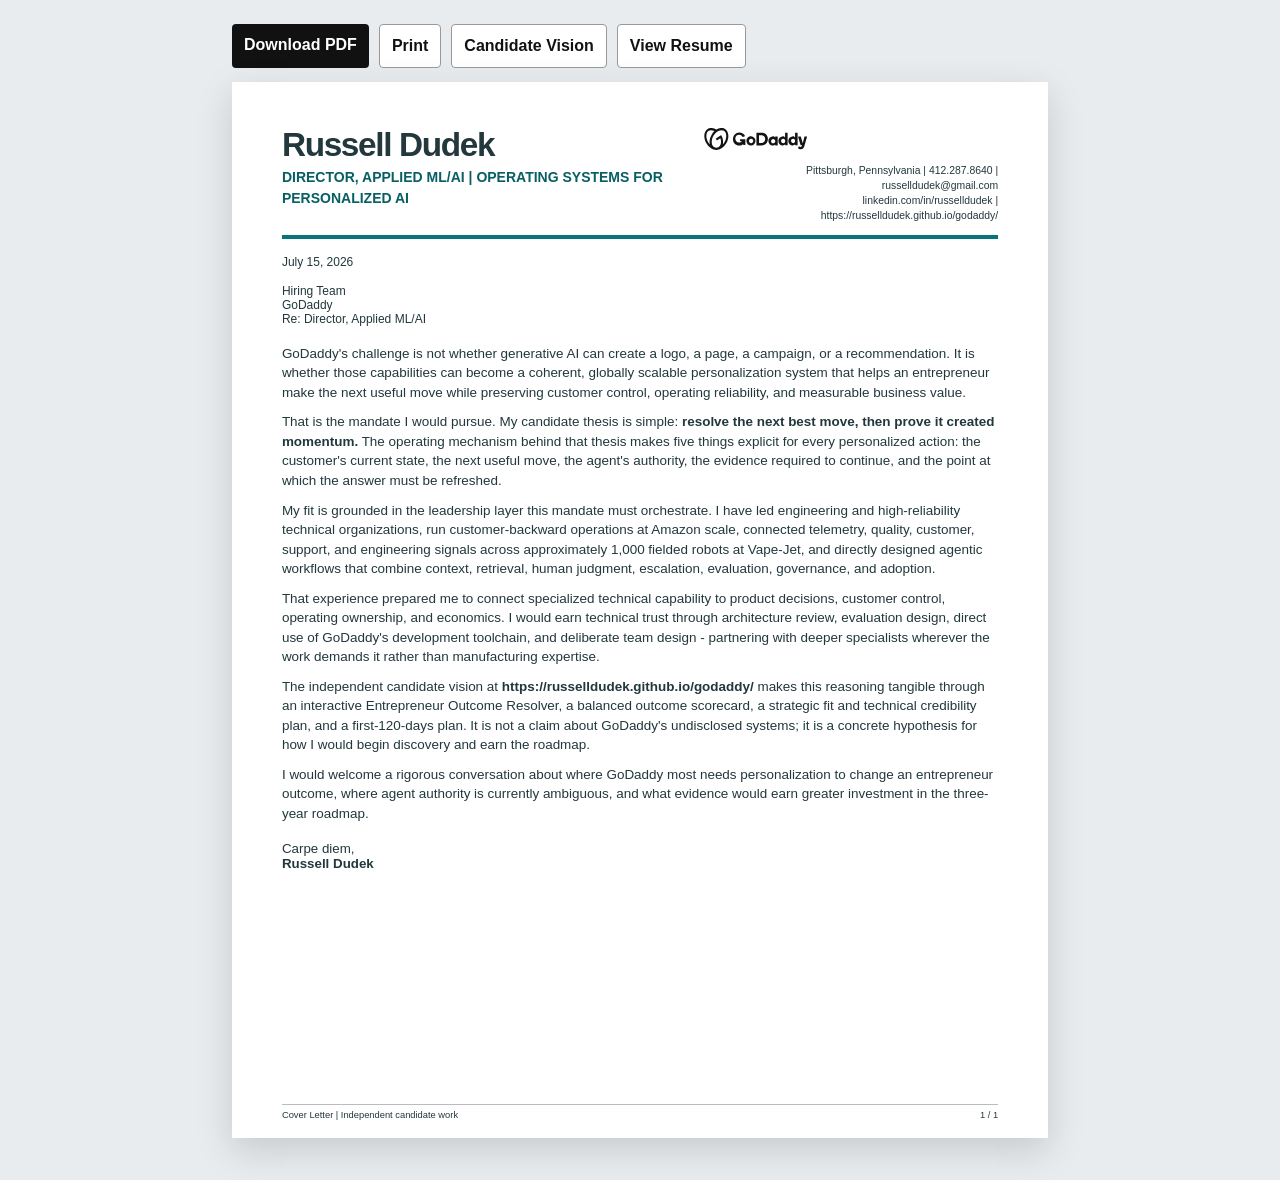
<file: cover-letter.html>
<!doctype html><html lang="en"><head><meta charset="utf-8"><meta name="viewport" content="width=device-width,initial-scale=1"><title>Russell Dudek - GoDaddy Cover Letter</title><meta name="description" content="Independent candidate vision by Russell Dudek for GoDaddy Director, Applied ML/AI."><link rel="stylesheet" href="styles.css"></head><body><main class="doc-shell"><h1 class="sr-only">Russell Dudek - GoDaddy Cover Letter</h1><div class="doc-actions"><a href="docs/Russell-Dudek-GoDaddy-Cover-Letter.pdf">Download PDF</a><button class="light" onclick="window.print()">Print</button><a class="light" href="index.html">Candidate Vision</a><a class="light" href="resume.html">View Resume</a></div><section class="sheet"><header class="doc-header"><div><div class="doc-name">Russell Dudek</div><div class="doc-role">DIRECTOR, APPLIED ML/AI | OPERATING SYSTEMS FOR PERSONALIZED AI</div></div><div><img class="doc-logo" src="assets/brand/godaddy-official.svg" alt="GoDaddy"><div class="contact">Pittsburgh, Pennsylvania | <a href="tel:+14122878640">412.287.8640</a> | <a href="mailto:russelldudek@gmail.com">russelldudek@gmail.com</a><br><a href="https://www.linkedin.com/in/russelldudek">linkedin.com/in/russelldudek</a> | <a href="https://russelldudek.github.io/godaddy/">https://russelldudek.github.io/godaddy/</a></div></div></header><div class="letter-date">July 15, 2026</div><div class="letter-address">Hiring Team<br>GoDaddy<br>Re: Director, Applied ML/AI</div><div class="letter-body"><p>GoDaddy's challenge is not whether generative AI can create a logo, a page, a campaign, or a recommendation. It is whether those capabilities can become a coherent, globally scalable personalization system that helps an entrepreneur make the next useful move while preserving customer control, operating reliability, and measurable business value.</p><p>That is the mandate I would pursue. My candidate thesis is simple: <b>resolve the next best move, then prove it created momentum.</b> The operating mechanism behind that thesis makes five things explicit for every personalized action: the customer's current state, the next useful move, the agent's authority, the evidence required to continue, and the point at which the answer must be refreshed.</p><p>My fit is grounded in the leadership layer this mandate must orchestrate. I have led engineering and high-reliability technical organizations, run customer-backward operations at Amazon scale, connected telemetry, quality, customer, support, and engineering signals across approximately 1,000 fielded robots at Vape-Jet, and directly designed agentic workflows that combine context, retrieval, human judgment, escalation, evaluation, governance, and adoption.</p><p>That experience prepared me to connect specialized technical capability to product decisions, customer control, operating ownership, and economics. I would earn technical trust through architecture review, evaluation design, direct use of GoDaddy's development toolchain, and deliberate team design - partnering with deeper specialists wherever the work demands it rather than manufacturing expertise.</p><p>The independent candidate vision at <b>https://russelldudek.github.io/godaddy/</b> makes this reasoning tangible through an interactive Entrepreneur Outcome Resolver, a balanced outcome scorecard, a strategic fit and technical credibility plan, and a first-120-days plan. It is not a claim about GoDaddy's undisclosed systems; it is a concrete hypothesis for how I would begin discovery and earn the roadmap.</p><p>I would welcome a rigorous conversation about where GoDaddy most needs personalization to change an entrepreneur outcome, where agent authority is currently ambiguous, and what evidence would earn greater investment in the three-year roadmap.</p></div><div class="letter-sign">Carpe diem,<br><b>Russell Dudek</b></div><div class="page-foot"><span>Cover Letter | Independent candidate work</span><span>1 / 1</span></div></section></main></body></html>
</file>
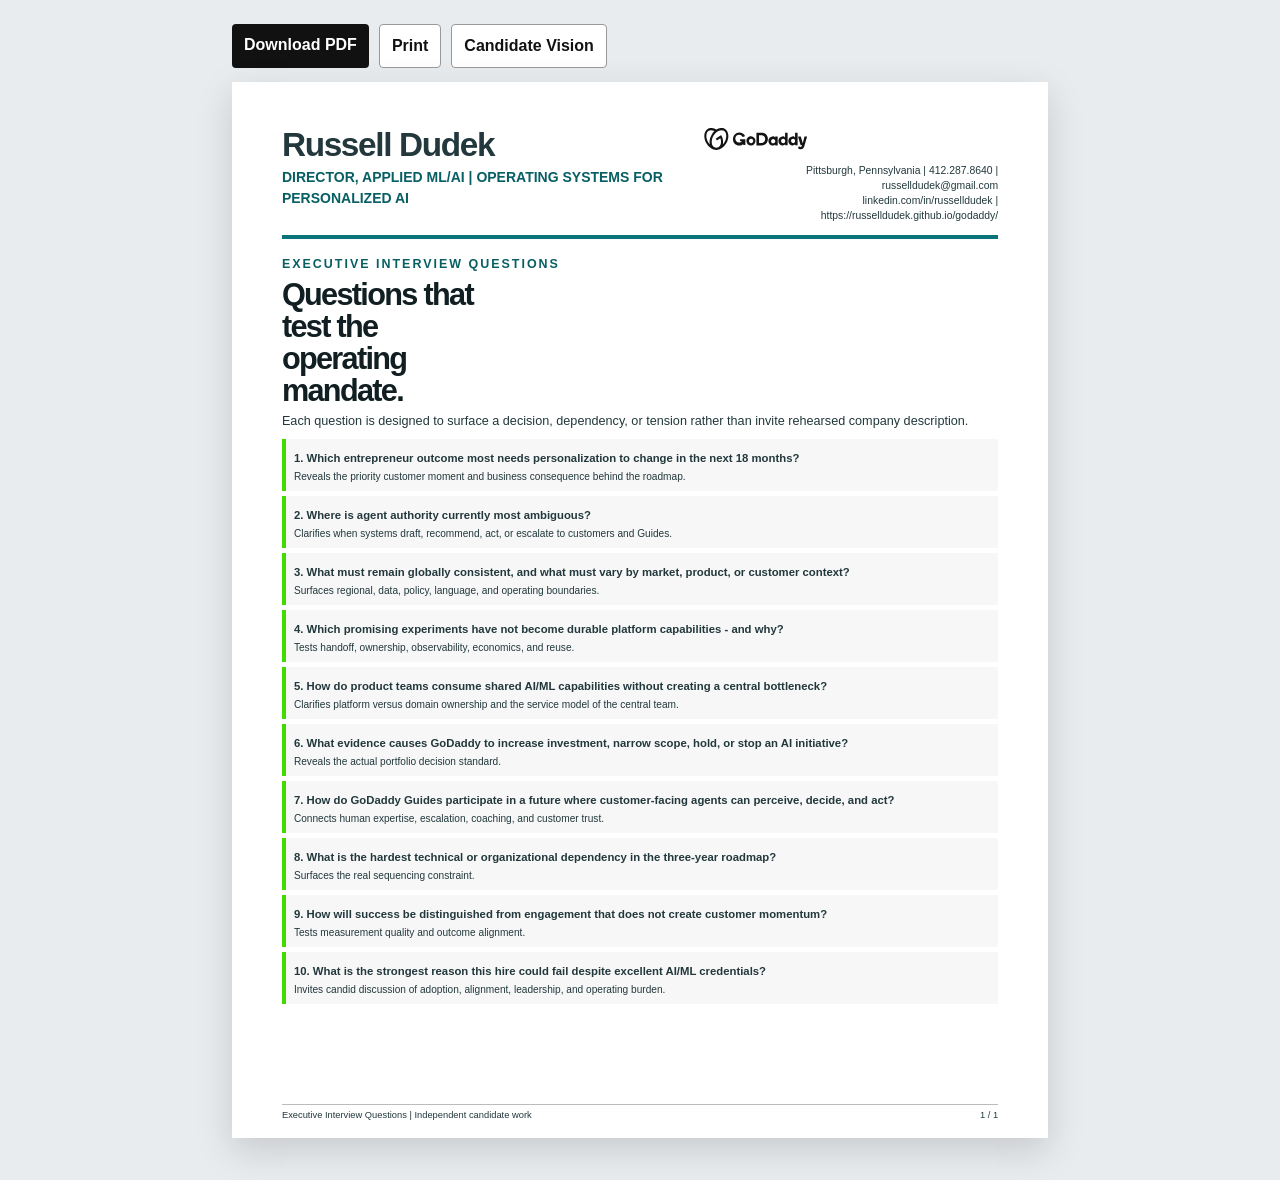
<file: executive-questions.html>
<!doctype html><html lang="en"><head><meta charset="utf-8"><meta name="viewport" content="width=device-width,initial-scale=1"><title>GoDaddy Executive Interview Questions</title><meta name="description" content="Independent candidate vision by Russell Dudek for GoDaddy Director, Applied ML/AI."><link rel="stylesheet" href="styles.css"></head><body><main class="doc-shell"><div class="doc-actions"><a href="docs/Russell-Dudek-GoDaddy-Executive-Interview-Questions.pdf">Download PDF</a><button class="light" onclick="window.print()">Print</button><a class="light" href="index.html">Candidate Vision</a></div><section class="sheet questions-sheet"><header class="doc-header"><div><div class="doc-name">Russell Dudek</div><div class="doc-role">DIRECTOR, APPLIED ML/AI | OPERATING SYSTEMS FOR PERSONALIZED AI</div></div><div><img class="doc-logo" src="assets/brand/godaddy-official.svg" alt="GoDaddy"><div class="contact">Pittsburgh, Pennsylvania | <a href="tel:+14122878640">412.287.8640</a> | <a href="mailto:russelldudek@gmail.com">russelldudek@gmail.com</a><br><a href="https://www.linkedin.com/in/russelldudek">linkedin.com/in/russelldudek</a> | <a href="https://russelldudek.github.io/godaddy/">https://russelldudek.github.io/godaddy/</a></div></div></header><div class="eyebrow">Executive interview questions</div><h1 class="doc-title">Questions that test the operating mandate.</h1><p class="doc-subtitle">Each question is designed to surface a decision, dependency, or tension rather than invite rehearsed company description.</p><div class="doc-section">
<div class="doc-question"><b>1. Which entrepreneur outcome most needs personalization to change in the next 18 months?</b><p>Reveals the priority customer moment and business consequence behind the roadmap.</p></div>
<div class="doc-question"><b>2. Where is agent authority currently most ambiguous?</b><p>Clarifies when systems draft, recommend, act, or escalate to customers and Guides.</p></div>
<div class="doc-question"><b>3. What must remain globally consistent, and what must vary by market, product, or customer context?</b><p>Surfaces regional, data, policy, language, and operating boundaries.</p></div>
<div class="doc-question"><b>4. Which promising experiments have not become durable platform capabilities - and why?</b><p>Tests handoff, ownership, observability, economics, and reuse.</p></div>
<div class="doc-question"><b>5. How do product teams consume shared AI/ML capabilities without creating a central bottleneck?</b><p>Clarifies platform versus domain ownership and the service model of the central team.</p></div>
<div class="doc-question"><b>6. What evidence causes GoDaddy to increase investment, narrow scope, hold, or stop an AI initiative?</b><p>Reveals the actual portfolio decision standard.</p></div>
<div class="doc-question"><b>7. How do GoDaddy Guides participate in a future where customer-facing agents can perceive, decide, and act?</b><p>Connects human expertise, escalation, coaching, and customer trust.</p></div>
<div class="doc-question"><b>8. What is the hardest technical or organizational dependency in the three-year roadmap?</b><p>Surfaces the real sequencing constraint.</p></div>
<div class="doc-question"><b>9. How will success be distinguished from engagement that does not create customer momentum?</b><p>Tests measurement quality and outcome alignment.</p></div>
<div class="doc-question"><b>10. What is the strongest reason this hire could fail despite excellent AI/ML credentials?</b><p>Invites candid discussion of adoption, alignment, leadership, and operating burden.</p></div>
</div><div class="page-foot"><span>Executive Interview Questions | Independent candidate work</span><span>1 / 1</span></div></section></main></body></html>
</file>
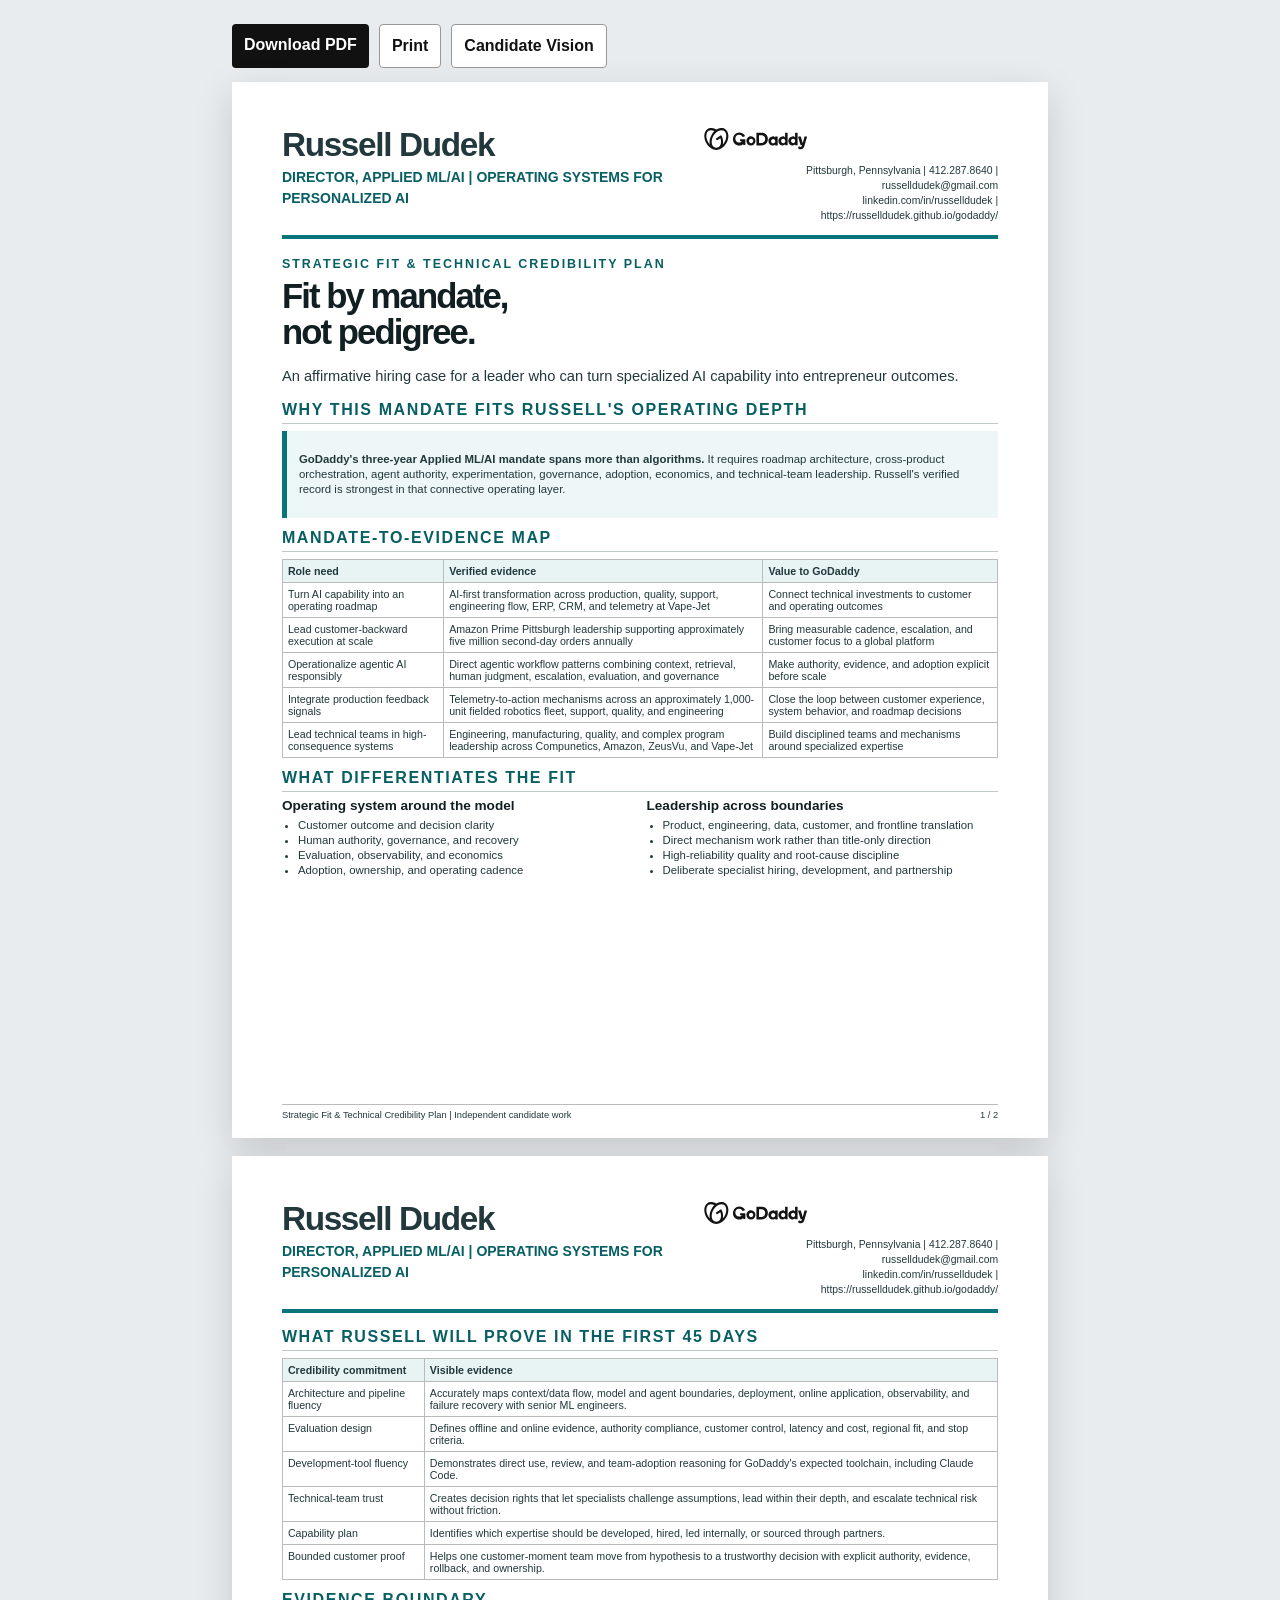
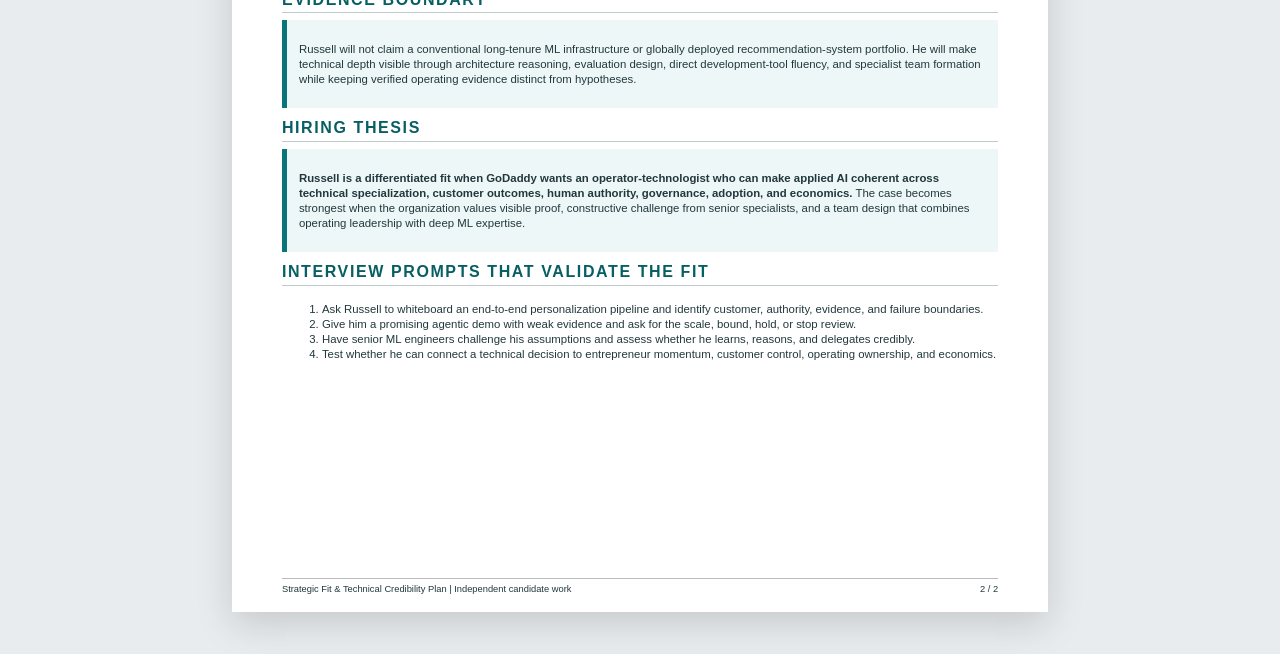
<file: hard-objection.html>
<!doctype html><html lang="en"><head><meta charset="utf-8"><meta name="viewport" content="width=device-width,initial-scale=1"><title>GoDaddy Strategic Fit &amp; Technical Credibility Plan</title><meta name="description" content="Independent candidate strategic fit and technical credibility plan by Russell Dudek for GoDaddy Director, Applied ML/AI."><link rel="stylesheet" href="styles.css"></head><body><main class="doc-shell"><h1 class="sr-only">GoDaddy Strategic Fit and Technical Credibility Plan</h1><div class="doc-actions"><a href="docs/Russell-Dudek-GoDaddy-Strategic-Fit-Technical-Credibility-Plan.pdf" download>Download PDF</a><button class="light" onclick="window.print()">Print</button><a class="light" href="index.html">Candidate Vision</a></div>
<section class="sheet"><header class="doc-header"><div><div class="doc-name">Russell Dudek</div><div class="doc-role">DIRECTOR, APPLIED ML/AI | OPERATING SYSTEMS FOR PERSONALIZED AI</div></div><div><img alt="GoDaddy" class="doc-logo" src="assets/brand/godaddy-official.svg"/><div class="contact">Pittsburgh, Pennsylvania | <a href="tel:+14122878640">412.287.8640</a> | <a href="mailto:russelldudek@gmail.com">russelldudek@gmail.com</a><br/><a href="https://www.linkedin.com/in/russelldudek">linkedin.com/in/russelldudek</a> | <a href="https://russelldudek.github.io/godaddy/">https://russelldudek.github.io/godaddy/</a></div></div></header><div class="eyebrow">Strategic fit &amp; technical credibility plan</div><h1 class="doc-title">Fit by mandate, not pedigree.</h1><p class="doc-subtitle">An affirmative hiring case for a leader who can turn specialized AI capability into entrepreneur outcomes.</p>
<div class="doc-section"><h2>Why this mandate fits Russell's operating depth</h2><div class="callout"><p><b>GoDaddy's three-year Applied ML/AI mandate spans more than algorithms.</b> It requires roadmap architecture, cross-product orchestration, agent authority, experimentation, governance, adoption, economics, and technical-team leadership. Russell's verified record is strongest in that connective operating layer.</p></div></div>
<div class="doc-section"><h2>Mandate-to-evidence map</h2><table class="compact-table"><tr><th>Role need</th><th>Verified evidence</th><th>Value to GoDaddy</th></tr><tr><td>Turn AI capability into an operating roadmap</td><td>AI-first transformation across production, quality, support, engineering flow, ERP, CRM, and telemetry at Vape-Jet</td><td>Connect technical investments to customer and operating outcomes</td></tr><tr><td>Lead customer-backward execution at scale</td><td>Amazon Prime Pittsburgh leadership supporting approximately five million second-day orders annually</td><td>Bring measurable cadence, escalation, and customer focus to a global platform</td></tr><tr><td>Operationalize agentic AI responsibly</td><td>Direct agentic workflow patterns combining context, retrieval, human judgment, escalation, evaluation, and governance</td><td>Make authority, evidence, and adoption explicit before scale</td></tr><tr><td>Integrate production feedback signals</td><td>Telemetry-to-action mechanisms across an approximately 1,000-unit fielded robotics fleet, support, quality, and engineering</td><td>Close the loop between customer experience, system behavior, and roadmap decisions</td></tr><tr><td>Lead technical teams in high-consequence systems</td><td>Engineering, manufacturing, quality, and complex program leadership across Compunetics, Amazon, ZeusVu, and Vape-Jet</td><td>Build disciplined teams and mechanisms around specialized expertise</td></tr></table></div>
<div class="doc-section"><h2>What differentiates the fit</h2><div class="doc-grid-2"><div><h3>Operating system around the model</h3><ul><li>Customer outcome and decision clarity</li><li>Human authority, governance, and recovery</li><li>Evaluation, observability, and economics</li><li>Adoption, ownership, and operating cadence</li></ul></div><div><h3>Leadership across boundaries</h3><ul><li>Product, engineering, data, customer, and frontline translation</li><li>Direct mechanism work rather than title-only direction</li><li>High-reliability quality and root-cause discipline</li><li>Deliberate specialist hiring, development, and partnership</li></ul></div></div></div><div class="page-foot"><span>Strategic Fit &amp; Technical Credibility Plan | Independent candidate work</span><span>1 / 2</span></div></section>
<section class="sheet"><header class="doc-header"><div><div class="doc-name">Russell Dudek</div><div class="doc-role">DIRECTOR, APPLIED ML/AI | OPERATING SYSTEMS FOR PERSONALIZED AI</div></div><div><img alt="GoDaddy" class="doc-logo" src="assets/brand/godaddy-official.svg"/><div class="contact">Pittsburgh, Pennsylvania | <a href="tel:+14122878640">412.287.8640</a> | <a href="mailto:russelldudek@gmail.com">russelldudek@gmail.com</a><br/><a href="https://www.linkedin.com/in/russelldudek">linkedin.com/in/russelldudek</a> | <a href="https://russelldudek.github.io/godaddy/">https://russelldudek.github.io/godaddy/</a></div></div></header><div class="doc-section"><h2>What Russell will prove in the first 45 days</h2><table class="compact-table"><tr><th>Credibility commitment</th><th>Visible evidence</th></tr><tr><td>Architecture and pipeline fluency</td><td>Accurately maps context/data flow, model and agent boundaries, deployment, online application, observability, and failure recovery with senior ML engineers.</td></tr><tr><td>Evaluation design</td><td>Defines offline and online evidence, authority compliance, customer control, latency and cost, regional fit, and stop criteria.</td></tr><tr><td>Development-tool fluency</td><td>Demonstrates direct use, review, and team-adoption reasoning for GoDaddy's expected toolchain, including Claude Code.</td></tr><tr><td>Technical-team trust</td><td>Creates decision rights that let specialists challenge assumptions, lead within their depth, and escalate technical risk without friction.</td></tr><tr><td>Capability plan</td><td>Identifies which expertise should be developed, hired, led internally, or sourced through partners.</td></tr><tr><td>Bounded customer proof</td><td>Helps one customer-moment team move from hypothesis to a trustworthy decision with explicit authority, evidence, rollback, and ownership.</td></tr></table></div>
<div class="doc-section"><h2>Evidence boundary</h2><div class="callout"><p>Russell will not claim a conventional long-tenure ML infrastructure or globally deployed recommendation-system portfolio. He will make technical depth visible through architecture reasoning, evaluation design, direct development-tool fluency, and specialist team formation while keeping verified operating evidence distinct from hypotheses.</p></div></div>
<div class="doc-section"><h2>Hiring thesis</h2><div class="callout"><p><b>Russell is a differentiated fit when GoDaddy wants an operator-technologist who can make applied AI coherent across technical specialization, customer outcomes, human authority, governance, adoption, and economics.</b> The case becomes strongest when the organization values visible proof, constructive challenge from senior specialists, and a team design that combines operating leadership with deep ML expertise.</p></div></div>
<div class="doc-section"><h2>Interview prompts that validate the fit</h2><ol><li>Ask Russell to whiteboard an end-to-end personalization pipeline and identify customer, authority, evidence, and failure boundaries.</li><li>Give him a promising agentic demo with weak evidence and ask for the scale, bound, hold, or stop review.</li><li>Have senior ML engineers challenge his assumptions and assess whether he learns, reasons, and delegates credibly.</li><li>Test whether he can connect a technical decision to entrepreneur momentum, customer control, operating ownership, and economics.</li></ol></div>
<div class="page-foot"><span>Strategic Fit &amp; Technical Credibility Plan | Independent candidate work</span><span>2 / 2</span></div></section></main></body></html>
</file>
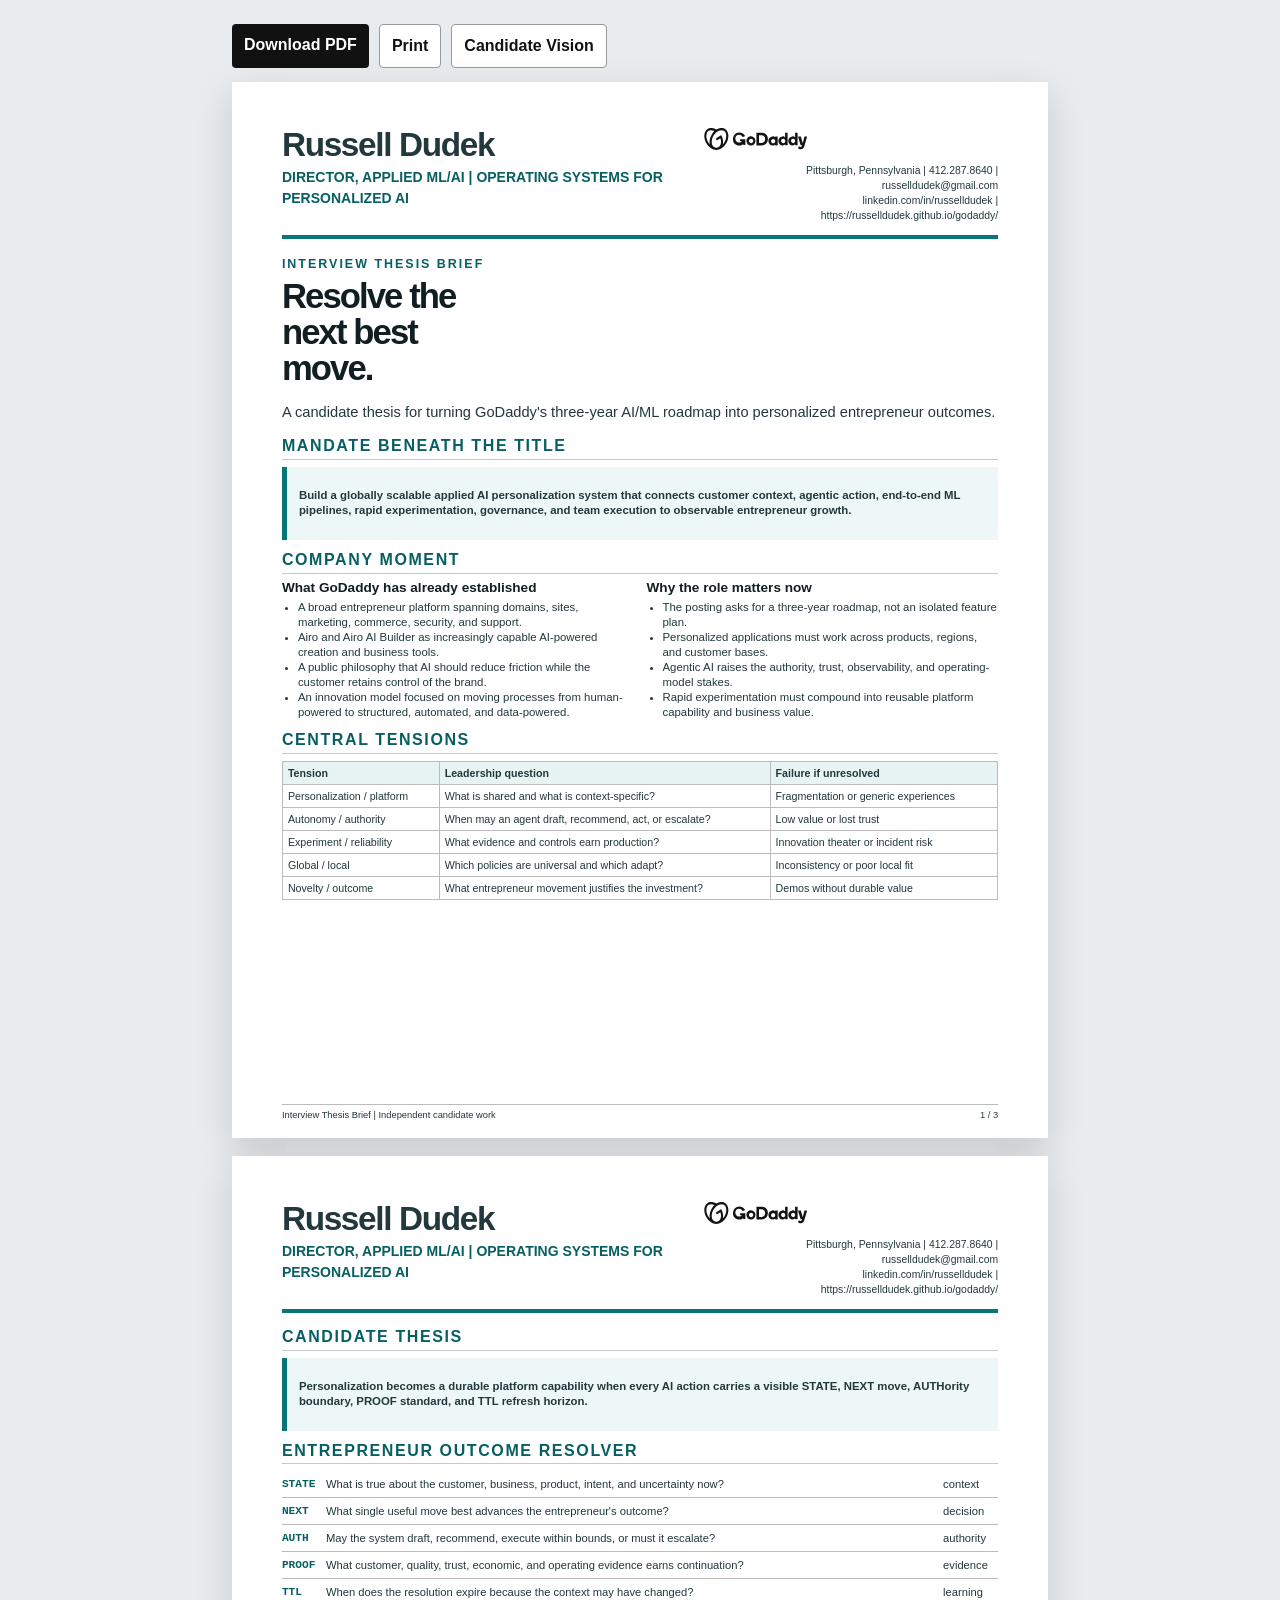
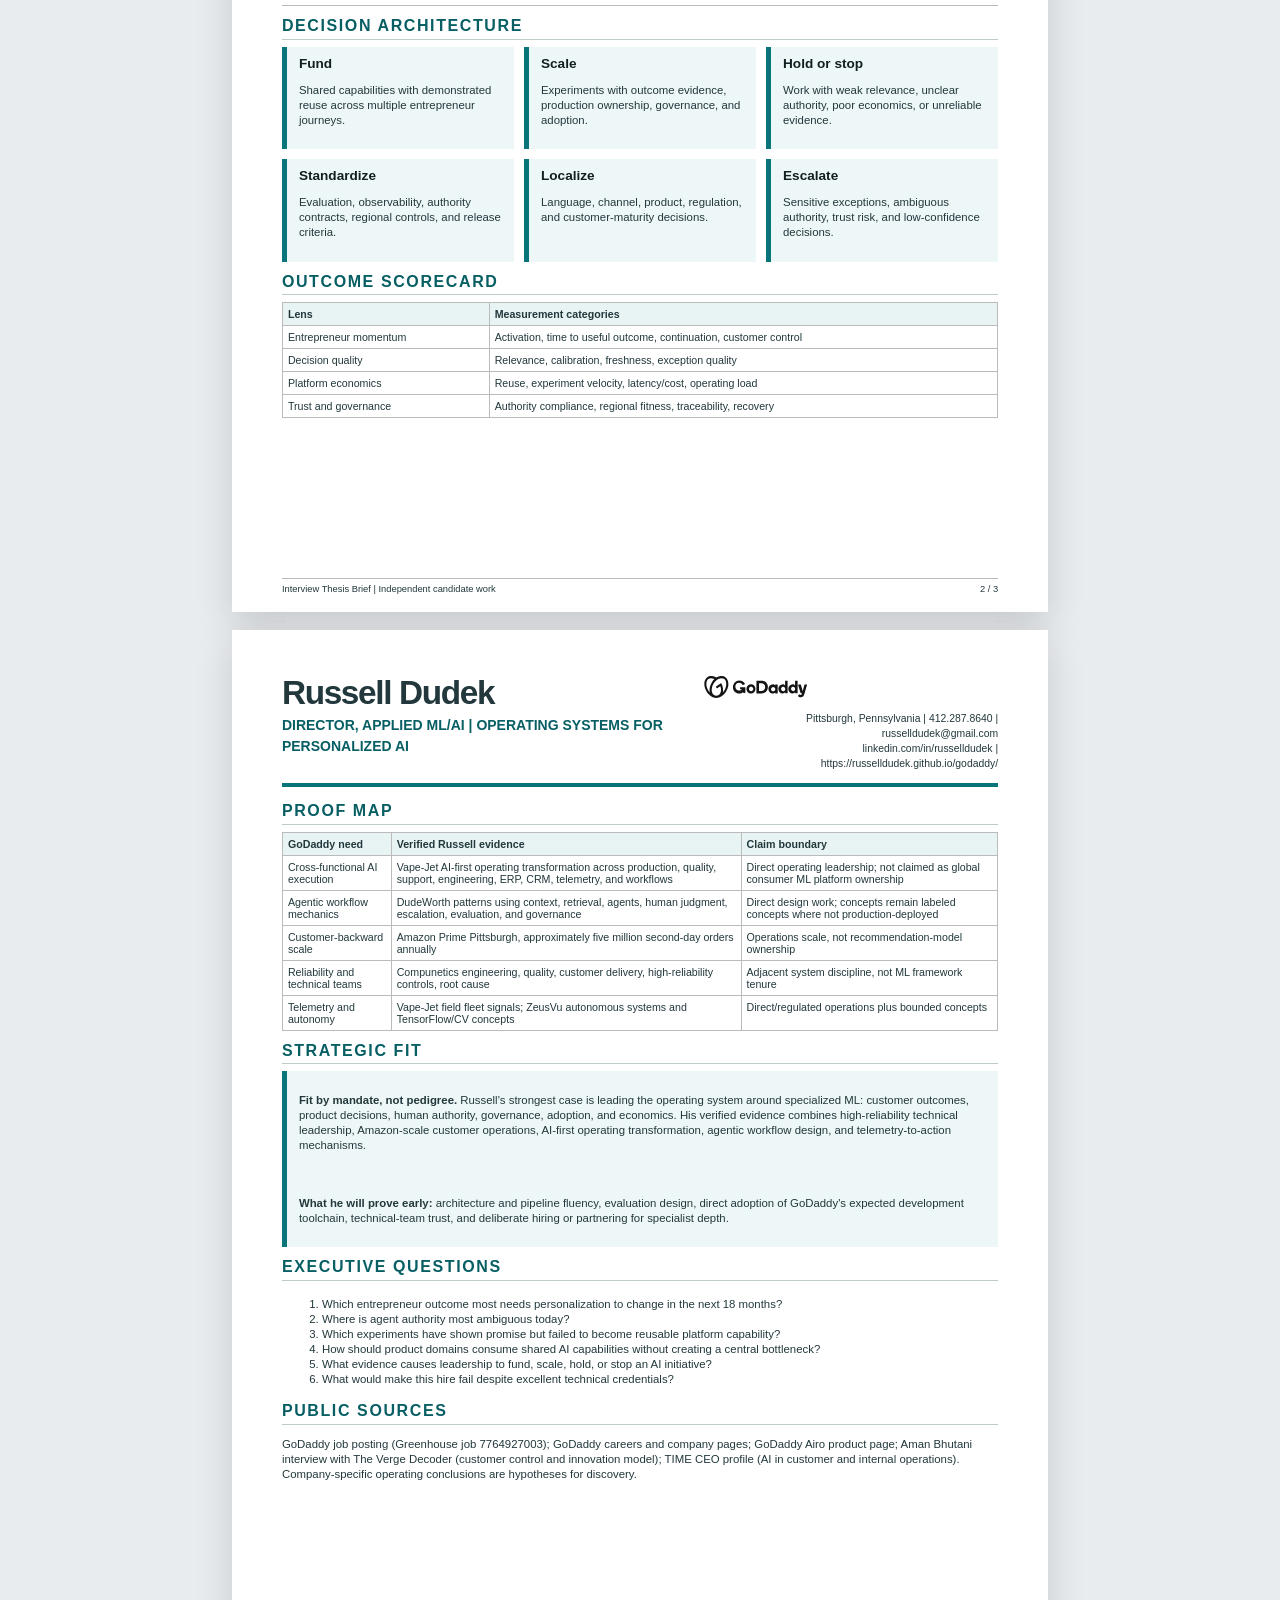
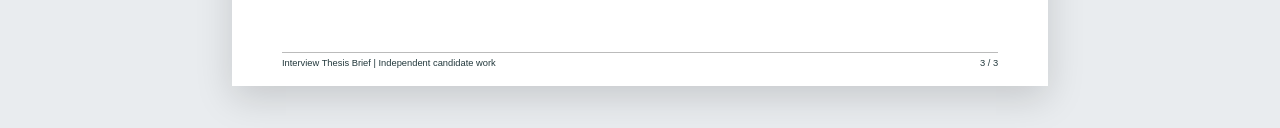
<file: interview-brief.html>
<!doctype html><html lang="en"><head><meta charset="utf-8"><meta name="viewport" content="width=device-width,initial-scale=1"><title>GoDaddy Interview Thesis Brief</title><meta name="description" content="Independent candidate vision by Russell Dudek for GoDaddy Director, Applied ML/AI."><link rel="stylesheet" href="styles.css"></head><body><main class="doc-shell"><div class="doc-actions"><a href="docs/Russell-Dudek-GoDaddy-Interview-Thesis-Brief.pdf">Download PDF</a><button class="light" onclick="window.print()">Print</button><a class="light" href="index.html">Candidate Vision</a></div><section class="sheet"><header class="doc-header"><div><div class="doc-name">Russell Dudek</div><div class="doc-role">DIRECTOR, APPLIED ML/AI | OPERATING SYSTEMS FOR PERSONALIZED AI</div></div><div><img class="doc-logo" src="assets/brand/godaddy-official.svg" alt="GoDaddy"><div class="contact">Pittsburgh, Pennsylvania | <a href="tel:+14122878640">412.287.8640</a> | <a href="mailto:russelldudek@gmail.com">russelldudek@gmail.com</a><br><a href="https://www.linkedin.com/in/russelldudek">linkedin.com/in/russelldudek</a> | <a href="https://russelldudek.github.io/godaddy/">https://russelldudek.github.io/godaddy/</a></div></div></header><div class="eyebrow">Interview thesis brief</div><h1 class="doc-title">Resolve the next best move.</h1><p class="doc-subtitle">A candidate thesis for turning GoDaddy's three-year AI/ML roadmap into personalized entrepreneur outcomes.</p><div class="doc-section"><h2>Mandate beneath the title</h2><div class="callout"><p><b>Build a globally scalable applied AI personalization system that connects customer context, agentic action, end-to-end ML pipelines, rapid experimentation, governance, and team execution to observable entrepreneur growth.</b></p></div></div><div class="doc-section"><h2>Company moment</h2><div class="doc-grid-2"><div><h3>What GoDaddy has already established</h3><ul><li>A broad entrepreneur platform spanning domains, sites, marketing, commerce, security, and support.</li><li>Airo and Airo AI Builder as increasingly capable AI-powered creation and business tools.</li><li>A public philosophy that AI should reduce friction while the customer retains control of the brand.</li><li>An innovation model focused on moving processes from human-powered to structured, automated, and data-powered.</li></ul></div><div><h3>Why the role matters now</h3><ul><li>The posting asks for a three-year roadmap, not an isolated feature plan.</li><li>Personalized applications must work across products, regions, and customer bases.</li><li>Agentic AI raises the authority, trust, observability, and operating-model stakes.</li><li>Rapid experimentation must compound into reusable platform capability and business value.</li></ul></div></div></div><div class="doc-section"><h2>Central tensions</h2><table class="compact-table"><tr><th>Tension</th><th>Leadership question</th><th>Failure if unresolved</th></tr><tr><td>Personalization / platform</td><td>What is shared and what is context-specific?</td><td>Fragmentation or generic experiences</td></tr><tr><td>Autonomy / authority</td><td>When may an agent draft, recommend, act, or escalate?</td><td>Low value or lost trust</td></tr><tr><td>Experiment / reliability</td><td>What evidence and controls earn production?</td><td>Innovation theater or incident risk</td></tr><tr><td>Global / local</td><td>Which policies are universal and which adapt?</td><td>Inconsistency or poor local fit</td></tr><tr><td>Novelty / outcome</td><td>What entrepreneur movement justifies the investment?</td><td>Demos without durable value</td></tr></table></div><div class="page-foot"><span>Interview Thesis Brief | Independent candidate work</span><span>1 / 3</span></div></section><section class="sheet"><header class="doc-header"><div><div class="doc-name">Russell Dudek</div><div class="doc-role">DIRECTOR, APPLIED ML/AI | OPERATING SYSTEMS FOR PERSONALIZED AI</div></div><div><img class="doc-logo" src="assets/brand/godaddy-official.svg" alt="GoDaddy"><div class="contact">Pittsburgh, Pennsylvania | <a href="tel:+14122878640">412.287.8640</a> | <a href="mailto:russelldudek@gmail.com">russelldudek@gmail.com</a><br><a href="https://www.linkedin.com/in/russelldudek">linkedin.com/in/russelldudek</a> | <a href="https://russelldudek.github.io/godaddy/">https://russelldudek.github.io/godaddy/</a></div></div></header><div class="doc-section"><h2>Candidate thesis</h2><div class="callout"><p><b>Personalization becomes a durable platform capability when every AI action carries a visible STATE, NEXT move, AUTHority boundary, PROOF standard, and TTL refresh horizon.</b></p></div></div><div class="doc-section"><h2>Entrepreneur Outcome Resolver</h2><div class="mini-record"><b>STATE</b><span>What is true about the customer, business, product, intent, and uncertainty now?</span><span>context</span></div><div class="mini-record"><b>NEXT</b><span>What single useful move best advances the entrepreneur's outcome?</span><span>decision</span></div><div class="mini-record"><b>AUTH</b><span>May the system draft, recommend, execute within bounds, or must it escalate?</span><span>authority</span></div><div class="mini-record"><b>PROOF</b><span>What customer, quality, trust, economic, and operating evidence earns continuation?</span><span>evidence</span></div><div class="mini-record"><b>TTL</b><span>When does the resolution expire because the context may have changed?</span><span>learning</span></div></div><div class="doc-section"><h2>Decision architecture</h2><div class="doc-grid-3"><div class="callout"><h3>Fund</h3><p>Shared capabilities with demonstrated reuse across multiple entrepreneur journeys.</p></div><div class="callout"><h3>Scale</h3><p>Experiments with outcome evidence, production ownership, governance, and adoption.</p></div><div class="callout"><h3>Hold or stop</h3><p>Work with weak relevance, unclear authority, poor economics, or unreliable evidence.</p></div><div class="callout"><h3>Standardize</h3><p>Evaluation, observability, authority contracts, regional controls, and release criteria.</p></div><div class="callout"><h3>Localize</h3><p>Language, channel, product, regulation, and customer-maturity decisions.</p></div><div class="callout"><h3>Escalate</h3><p>Sensitive exceptions, ambiguous authority, trust risk, and low-confidence decisions.</p></div></div></div><div class="doc-section"><h2>Outcome scorecard</h2><table class="compact-table"><tr><th>Lens</th><th>Measurement categories</th></tr><tr><td>Entrepreneur momentum</td><td>Activation, time to useful outcome, continuation, customer control</td></tr><tr><td>Decision quality</td><td>Relevance, calibration, freshness, exception quality</td></tr><tr><td>Platform economics</td><td>Reuse, experiment velocity, latency/cost, operating load</td></tr><tr><td>Trust and governance</td><td>Authority compliance, regional fitness, traceability, recovery</td></tr></table></div><div class="page-foot"><span>Interview Thesis Brief | Independent candidate work</span><span>2 / 3</span></div></section><section class="sheet"><header class="doc-header"><div><div class="doc-name">Russell Dudek</div><div class="doc-role">DIRECTOR, APPLIED ML/AI | OPERATING SYSTEMS FOR PERSONALIZED AI</div></div><div><img class="doc-logo" src="assets/brand/godaddy-official.svg" alt="GoDaddy"><div class="contact">Pittsburgh, Pennsylvania | <a href="tel:+14122878640">412.287.8640</a> | <a href="mailto:russelldudek@gmail.com">russelldudek@gmail.com</a><br><a href="https://www.linkedin.com/in/russelldudek">linkedin.com/in/russelldudek</a> | <a href="https://russelldudek.github.io/godaddy/">https://russelldudek.github.io/godaddy/</a></div></div></header><div class="doc-section"><h2>Proof map</h2><table class="compact-table"><tr><th>GoDaddy need</th><th>Verified Russell evidence</th><th>Claim boundary</th></tr><tr><td>Cross-functional AI execution</td><td>Vape-Jet AI-first operating transformation across production, quality, support, engineering, ERP, CRM, telemetry, and workflows</td><td>Direct operating leadership; not claimed as global consumer ML platform ownership</td></tr><tr><td>Agentic workflow mechanics</td><td>DudeWorth patterns using context, retrieval, agents, human judgment, escalation, evaluation, and governance</td><td>Direct design work; concepts remain labeled concepts where not production-deployed</td></tr><tr><td>Customer-backward scale</td><td>Amazon Prime Pittsburgh, approximately five million second-day orders annually</td><td>Operations scale, not recommendation-model ownership</td></tr><tr><td>Reliability and technical teams</td><td>Compunetics engineering, quality, customer delivery, high-reliability controls, root cause</td><td>Adjacent system discipline, not ML framework tenure</td></tr><tr><td>Telemetry and autonomy</td><td>Vape-Jet field fleet signals; ZeusVu autonomous systems and TensorFlow/CV concepts</td><td>Direct/regulated operations plus bounded concepts</td></tr></table></div><div class="doc-section"><h2>Strategic fit</h2><div class="callout"><p><b>Fit by mandate, not pedigree.</b> Russell's strongest case is leading the operating system around specialized ML: customer outcomes, product decisions, human authority, governance, adoption, and economics. His verified evidence combines high-reliability technical leadership, Amazon-scale customer operations, AI-first operating transformation, agentic workflow design, and telemetry-to-action mechanisms.</p></div><div class="callout"><p><b>What he will prove early:</b> architecture and pipeline fluency, evaluation design, direct adoption of GoDaddy's expected development toolchain, technical-team trust, and deliberate hiring or partnering for specialist depth.</p></div></div><div class="doc-section"><h2>Executive questions</h2><ol><li>Which entrepreneur outcome most needs personalization to change in the next 18 months?</li><li>Where is agent authority most ambiguous today?</li><li>Which experiments have shown promise but failed to become reusable platform capability?</li><li>How should product domains consume shared AI capabilities without creating a central bottleneck?</li><li>What evidence causes leadership to fund, scale, hold, or stop an AI initiative?</li><li>What would make this hire fail despite excellent technical credentials?</li></ol></div><div class="doc-section"><h2>Public sources</h2><p class="sources">GoDaddy job posting (Greenhouse job 7764927003); GoDaddy careers and company pages; GoDaddy Airo product page; Aman Bhutani interview with The Verge Decoder (customer control and innovation model); TIME CEO profile (AI in customer and internal operations). Company-specific operating conclusions are hypotheses for discovery.</p></div><div class="page-foot"><span>Interview Thesis Brief | Independent candidate work</span><span>3 / 3</span></div></section></main></body></html>
</file>
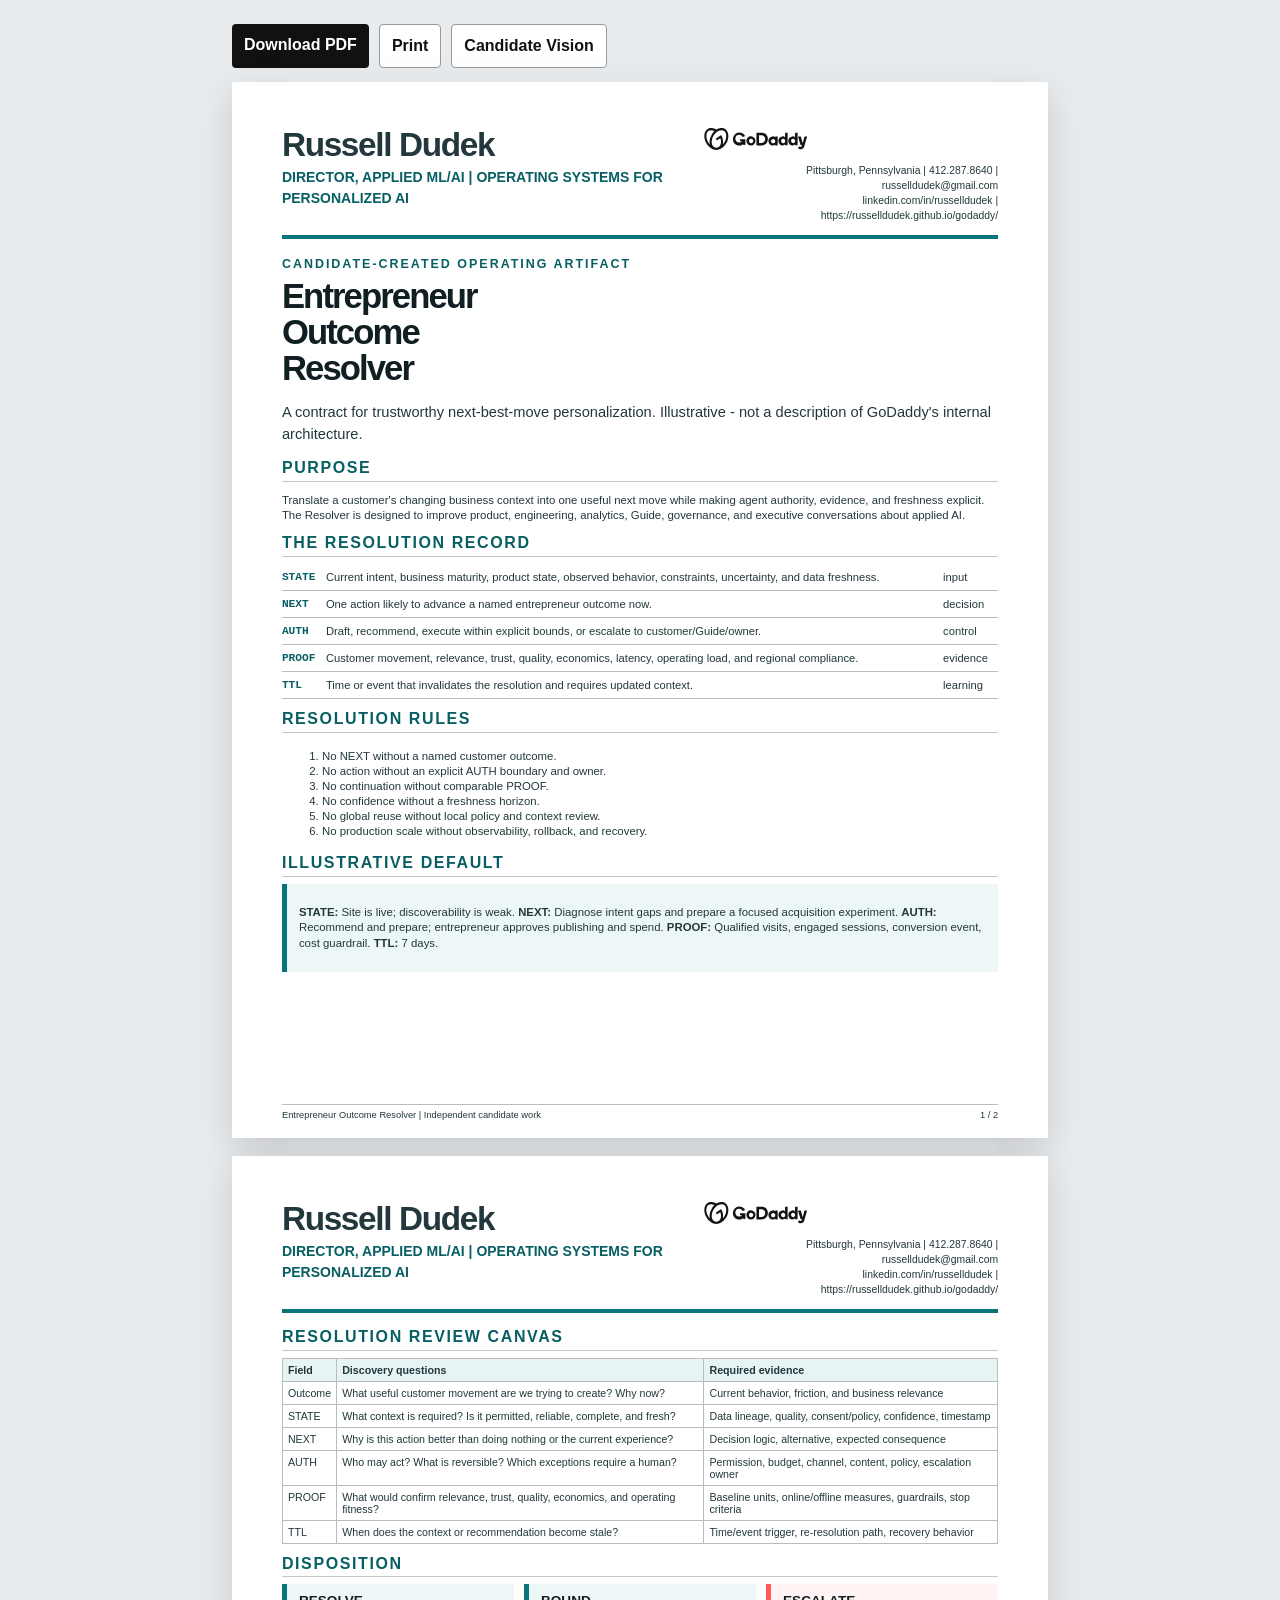
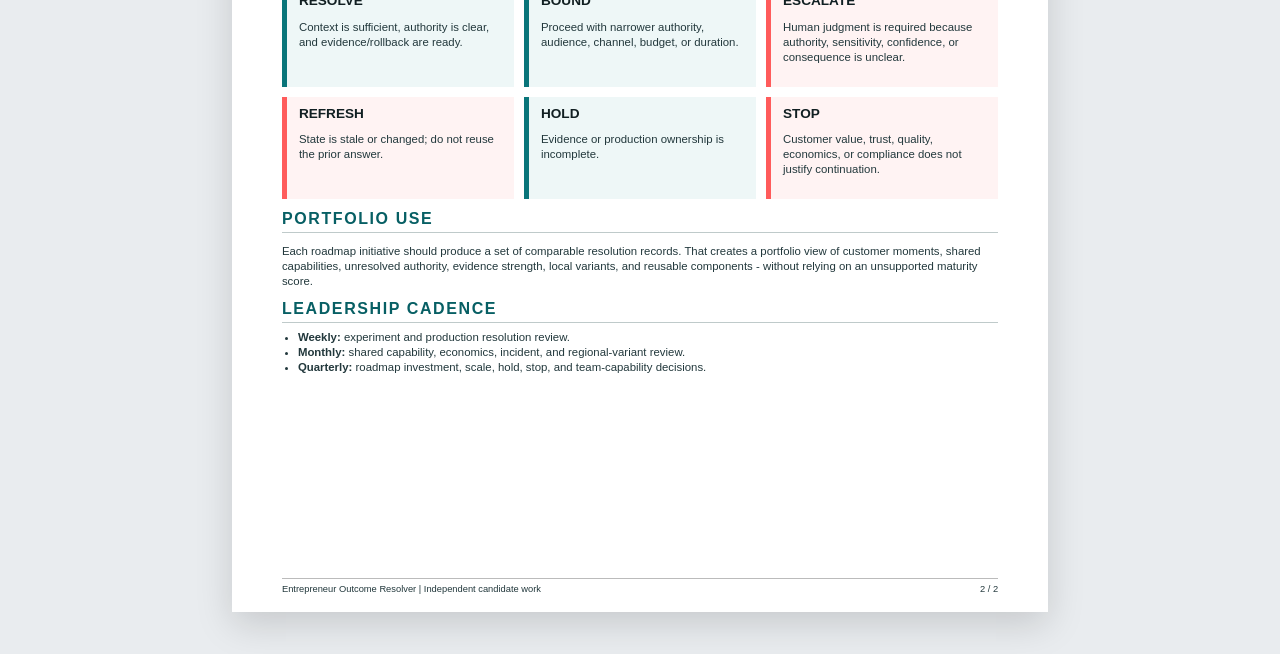
<file: outcome-resolver.html>
<!doctype html><html lang="en"><head><meta charset="utf-8"><meta name="viewport" content="width=device-width,initial-scale=1"><title>GoDaddy Entrepreneur Outcome Resolver</title><meta name="description" content="Independent candidate vision by Russell Dudek for GoDaddy Director, Applied ML/AI."><link rel="stylesheet" href="styles.css"></head><body><main class="doc-shell"><div class="doc-actions"><a href="docs/Russell-Dudek-GoDaddy-Entrepreneur-Outcome-Resolver.pdf">Download PDF</a><button class="light" onclick="window.print()">Print</button><a class="light" href="index.html">Candidate Vision</a></div><section class="sheet"><header class="doc-header"><div><div class="doc-name">Russell Dudek</div><div class="doc-role">DIRECTOR, APPLIED ML/AI | OPERATING SYSTEMS FOR PERSONALIZED AI</div></div><div><img class="doc-logo" src="assets/brand/godaddy-official.svg" alt="GoDaddy"><div class="contact">Pittsburgh, Pennsylvania | <a href="tel:+14122878640">412.287.8640</a> | <a href="mailto:russelldudek@gmail.com">russelldudek@gmail.com</a><br><a href="https://www.linkedin.com/in/russelldudek">linkedin.com/in/russelldudek</a> | <a href="https://russelldudek.github.io/godaddy/">https://russelldudek.github.io/godaddy/</a></div></div></header><div class="eyebrow">Candidate-created operating artifact</div><h1 class="doc-title">Entrepreneur Outcome Resolver</h1><p class="doc-subtitle">A contract for trustworthy next-best-move personalization. Illustrative - not a description of GoDaddy's internal architecture.</p><div class="doc-section"><h2>Purpose</h2><p>Translate a customer's changing business context into one useful next move while making agent authority, evidence, and freshness explicit. The Resolver is designed to improve product, engineering, analytics, Guide, governance, and executive conversations about applied AI.</p></div><div class="doc-section"><h2>The resolution record</h2><div class="mini-record"><b>STATE</b><span>Current intent, business maturity, product state, observed behavior, constraints, uncertainty, and data freshness.</span><span>input</span></div><div class="mini-record"><b>NEXT</b><span>One action likely to advance a named entrepreneur outcome now.</span><span>decision</span></div><div class="mini-record"><b>AUTH</b><span>Draft, recommend, execute within explicit bounds, or escalate to customer/Guide/owner.</span><span>control</span></div><div class="mini-record"><b>PROOF</b><span>Customer movement, relevance, trust, quality, economics, latency, operating load, and regional compliance.</span><span>evidence</span></div><div class="mini-record"><b>TTL</b><span>Time or event that invalidates the resolution and requires updated context.</span><span>learning</span></div></div><div class="doc-section"><h2>Resolution rules</h2><ol><li>No NEXT without a named customer outcome.</li><li>No action without an explicit AUTH boundary and owner.</li><li>No continuation without comparable PROOF.</li><li>No confidence without a freshness horizon.</li><li>No global reuse without local policy and context review.</li><li>No production scale without observability, rollback, and recovery.</li></ol></div><div class="doc-section"><h2>Illustrative default</h2><div class="callout"><p><b>STATE:</b> Site is live; discoverability is weak. <b>NEXT:</b> Diagnose intent gaps and prepare a focused acquisition experiment. <b>AUTH:</b> Recommend and prepare; entrepreneur approves publishing and spend. <b>PROOF:</b> Qualified visits, engaged sessions, conversion event, cost guardrail. <b>TTL:</b> 7 days.</p></div></div><div class="page-foot"><span>Entrepreneur Outcome Resolver | Independent candidate work</span><span>1 / 2</span></div></section><section class="sheet"><header class="doc-header"><div><div class="doc-name">Russell Dudek</div><div class="doc-role">DIRECTOR, APPLIED ML/AI | OPERATING SYSTEMS FOR PERSONALIZED AI</div></div><div><img class="doc-logo" src="assets/brand/godaddy-official.svg" alt="GoDaddy"><div class="contact">Pittsburgh, Pennsylvania | <a href="tel:+14122878640">412.287.8640</a> | <a href="mailto:russelldudek@gmail.com">russelldudek@gmail.com</a><br><a href="https://www.linkedin.com/in/russelldudek">linkedin.com/in/russelldudek</a> | <a href="https://russelldudek.github.io/godaddy/">https://russelldudek.github.io/godaddy/</a></div></div></header><div class="doc-section"><h2>Resolution review canvas</h2><table class="compact-table"><tr><th>Field</th><th>Discovery questions</th><th>Required evidence</th></tr><tr><td>Outcome</td><td>What useful customer movement are we trying to create? Why now?</td><td>Current behavior, friction, and business relevance</td></tr><tr><td>STATE</td><td>What context is required? Is it permitted, reliable, complete, and fresh?</td><td>Data lineage, quality, consent/policy, confidence, timestamp</td></tr><tr><td>NEXT</td><td>Why is this action better than doing nothing or the current experience?</td><td>Decision logic, alternative, expected consequence</td></tr><tr><td>AUTH</td><td>Who may act? What is reversible? Which exceptions require a human?</td><td>Permission, budget, channel, content, policy, escalation owner</td></tr><tr><td>PROOF</td><td>What would confirm relevance, trust, quality, economics, and operating fitness?</td><td>Baseline units, online/offline measures, guardrails, stop criteria</td></tr><tr><td>TTL</td><td>When does the context or recommendation become stale?</td><td>Time/event trigger, re-resolution path, recovery behavior</td></tr></table></div><div class="doc-section"><h2>Disposition</h2><div class="doc-grid-3"><div class="callout"><h3>RESOLVE</h3><p>Context is sufficient, authority is clear, and evidence/rollback are ready.</p></div><div class="callout"><h3>BOUND</h3><p>Proceed with narrower authority, audience, channel, budget, or duration.</p></div><div class="callout warning"><h3>ESCALATE</h3><p>Human judgment is required because authority, sensitivity, confidence, or consequence is unclear.</p></div><div class="callout warning"><h3>REFRESH</h3><p>State is stale or changed; do not reuse the prior answer.</p></div><div class="callout"><h3>HOLD</h3><p>Evidence or production ownership is incomplete.</p></div><div class="callout warning"><h3>STOP</h3><p>Customer value, trust, quality, economics, or compliance does not justify continuation.</p></div></div></div><div class="doc-section"><h2>Portfolio use</h2><p>Each roadmap initiative should produce a set of comparable resolution records. That creates a portfolio view of customer moments, shared capabilities, unresolved authority, evidence strength, local variants, and reusable components - without relying on an unsupported maturity score.</p></div><div class="doc-section"><h2>Leadership cadence</h2><ul><li><b>Weekly:</b> experiment and production resolution review.</li><li><b>Monthly:</b> shared capability, economics, incident, and regional-variant review.</li><li><b>Quarterly:</b> roadmap investment, scale, hold, stop, and team-capability decisions.</li></ul></div><div class="page-foot"><span>Entrepreneur Outcome Resolver | Independent candidate work</span><span>2 / 2</span></div></section></main></body></html>
</file>
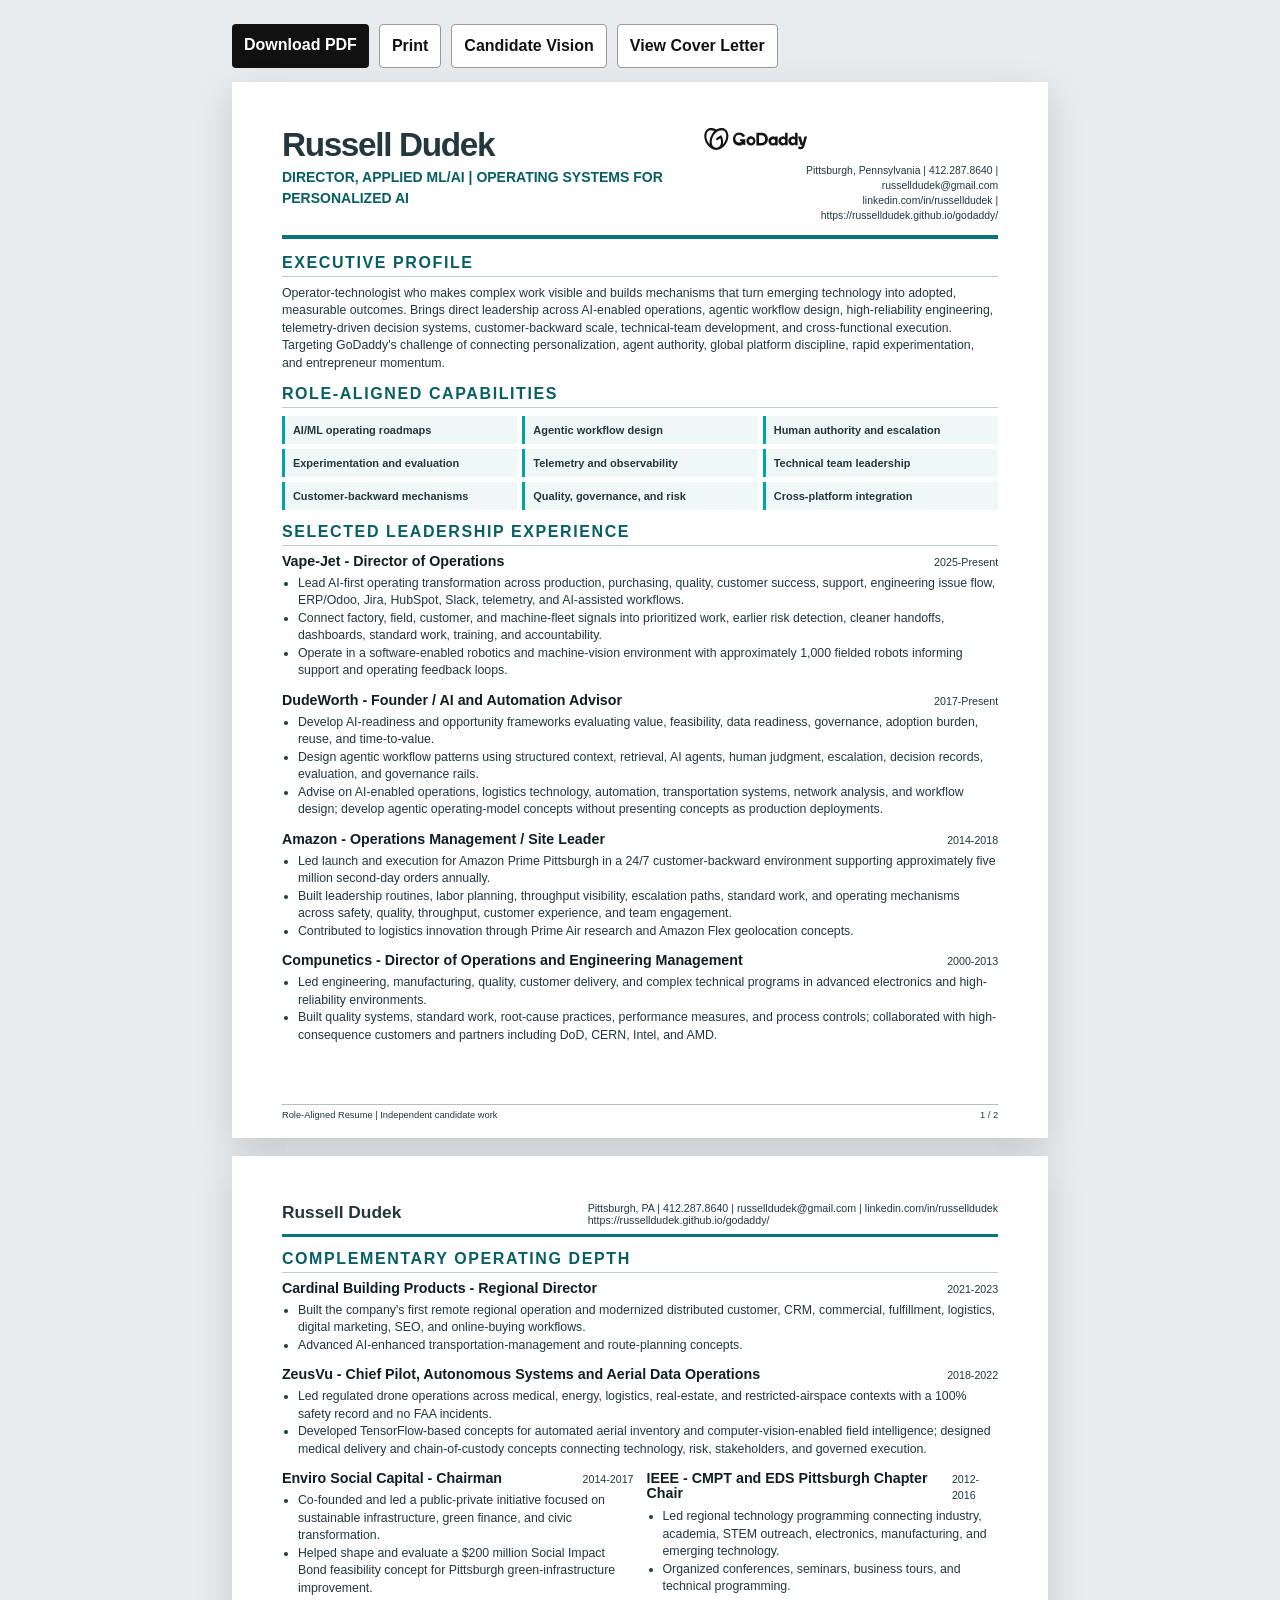
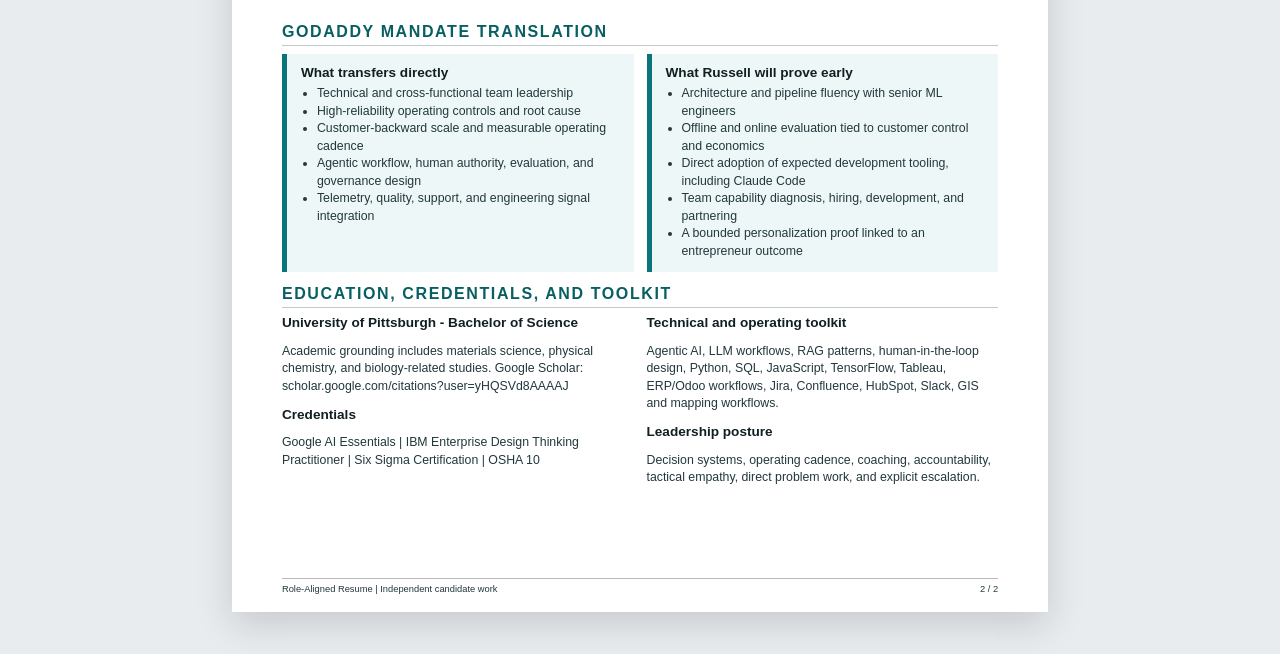
<file: resume.html>
<!doctype html><html lang="en"><head><meta charset="utf-8"><meta name="viewport" content="width=device-width,initial-scale=1"><title>Russell Dudek - GoDaddy Role-Aligned Resume</title><meta name="description" content="Independent candidate vision by Russell Dudek for GoDaddy Director, Applied ML/AI."><link rel="stylesheet" href="styles.css"></head><body><main class="doc-shell"><h1 class="sr-only">Russell Dudek - GoDaddy Role-Aligned Resume</h1><div class="doc-actions"><a href="docs/Russell-Dudek-GoDaddy-Resume.pdf">Download PDF</a><button class="light" onclick="window.print()">Print</button><a class="light" href="index.html">Candidate Vision</a><a class="light" href="cover-letter.html">View Cover Letter</a></div><section class="sheet resume-sheet"><header class="doc-header"><div><div class="doc-name">Russell Dudek</div><div class="doc-role">DIRECTOR, APPLIED ML/AI | OPERATING SYSTEMS FOR PERSONALIZED AI</div></div><div><img class="doc-logo" src="assets/brand/godaddy-official.svg" alt="GoDaddy"><div class="contact">Pittsburgh, Pennsylvania | <a href="tel:+14122878640">412.287.8640</a> | <a href="mailto:russelldudek@gmail.com">russelldudek@gmail.com</a><br><a href="https://www.linkedin.com/in/russelldudek">linkedin.com/in/russelldudek</a> | <a href="https://russelldudek.github.io/godaddy/">https://russelldudek.github.io/godaddy/</a></div></div></header><div class="doc-section"><h2>Executive profile</h2><p class="resume-summary">Operator-technologist who makes complex work visible and builds mechanisms that turn emerging technology into adopted, measurable outcomes. Brings direct leadership across AI-enabled operations, agentic workflow design, high-reliability engineering, telemetry-driven decision systems, customer-backward scale, technical-team development, and cross-functional execution. Targeting GoDaddy's challenge of connecting personalization, agent authority, global platform discipline, rapid experimentation, and entrepreneur momentum.</p></div><div class="doc-section"><h2>Role-aligned capabilities</h2><div class="cap-grid"><div class="cap">AI/ML operating roadmaps</div><div class="cap">Agentic workflow design</div><div class="cap">Human authority and escalation</div><div class="cap">Experimentation and evaluation</div><div class="cap">Telemetry and observability</div><div class="cap">Technical team leadership</div><div class="cap">Customer-backward mechanisms</div><div class="cap">Quality, governance, and risk</div><div class="cap">Cross-platform integration</div></div></div>
<div class="doc-section"><h2>Selected leadership experience</h2>
<div class="role-block"><div class="role-line"><h3>Vape-Jet - Director of Operations</h3><span>2025-Present</span></div><ul><li>Lead AI-first operating transformation across production, purchasing, quality, customer success, support, engineering issue flow, ERP/Odoo, Jira, HubSpot, Slack, telemetry, and AI-assisted workflows.</li><li>Connect factory, field, customer, and machine-fleet signals into prioritized work, earlier risk detection, cleaner handoffs, dashboards, standard work, training, and accountability.</li><li>Operate in a software-enabled robotics and machine-vision environment with approximately 1,000 fielded robots informing support and operating feedback loops.</li></ul></div>
<div class="role-block"><div class="role-line"><h3>DudeWorth - Founder / AI and Automation Advisor</h3><span>2017-Present</span></div><ul><li>Develop AI-readiness and opportunity frameworks evaluating value, feasibility, data readiness, governance, adoption burden, reuse, and time-to-value.</li><li>Design agentic workflow patterns using structured context, retrieval, AI agents, human judgment, escalation, decision records, evaluation, and governance rails.</li><li>Advise on AI-enabled operations, logistics technology, automation, transportation systems, network analysis, and workflow design; develop agentic operating-model concepts without presenting concepts as production deployments.</li></ul></div>
<div class="role-block"><div class="role-line"><h3>Amazon - Operations Management / Site Leader</h3><span>2014-2018</span></div><ul><li>Led launch and execution for Amazon Prime Pittsburgh in a 24/7 customer-backward environment supporting approximately five million second-day orders annually.</li><li>Built leadership routines, labor planning, throughput visibility, escalation paths, standard work, and operating mechanisms across safety, quality, throughput, customer experience, and team engagement.</li><li>Contributed to logistics innovation through Prime Air research and Amazon Flex geolocation concepts.</li></ul></div>
<div class="role-block"><div class="role-line"><h3>Compunetics - Director of Operations and Engineering Management</h3><span>2000-2013</span></div><ul><li>Led engineering, manufacturing, quality, customer delivery, and complex technical programs in advanced electronics and high-reliability environments.</li><li>Built quality systems, standard work, root-cause practices, performance measures, and process controls; collaborated with high-consequence customers and partners including DoD, CERN, Intel, and AMD.</li></ul></div></div><div class="page-foot"><span>Role-Aligned Resume | Independent candidate work</span><span>1 / 2</span></div></section><section class="sheet resume-sheet"><div class="resume-page2-head"><b>Russell Dudek</b><span>Pittsburgh, PA | 412.287.8640 | russelldudek@gmail.com | linkedin.com/in/russelldudek<br>https://russelldudek.github.io/godaddy/</span></div><div class="doc-section"><h2>Complementary operating depth</h2>
<div class="role-block"><div class="role-line"><h3>Cardinal Building Products - Regional Director</h3><span>2021-2023</span></div><ul><li>Built the company's first remote regional operation and modernized distributed customer, CRM, commercial, fulfillment, logistics, digital marketing, SEO, and online-buying workflows.</li><li>Advanced AI-enhanced transportation-management and route-planning concepts.</li></ul></div>
<div class="role-block"><div class="role-line"><h3>ZeusVu - Chief Pilot, Autonomous Systems and Aerial Data Operations</h3><span>2018-2022</span></div><ul><li>Led regulated drone operations across medical, energy, logistics, real-estate, and restricted-airspace contexts with a 100% safety record and no FAA incidents.</li><li>Developed TensorFlow-based concepts for automated aerial inventory and computer-vision-enabled field intelligence; designed medical delivery and chain-of-custody concepts connecting technology, risk, stakeholders, and governed execution.</li></ul></div>
<div class="doc-grid-2"><div><div class="role-block"><div class="role-line"><h3>Enviro Social Capital - Chairman</h3><span>2014-2017</span></div><ul><li>Co-founded and led a public-private initiative focused on sustainable infrastructure, green finance, and civic transformation.</li><li>Helped shape and evaluate a $200 million Social Impact Bond feasibility concept for Pittsburgh green-infrastructure improvement.</li></ul></div></div><div><div class="role-block"><div class="role-line"><h3>IEEE - CMPT and EDS Pittsburgh Chapter Chair</h3><span>2012-2016</span></div><ul><li>Led regional technology programming connecting industry, academia, STEM outreach, electronics, manufacturing, and emerging technology.</li><li>Organized conferences, seminars, business tours, and technical programming.</li></ul></div></div></div></div>
<div class="doc-section"><h2>GoDaddy mandate translation</h2><div class="doc-grid-2"><div class="callout"><h3>What transfers directly</h3><ul><li>Technical and cross-functional team leadership</li><li>High-reliability operating controls and root cause</li><li>Customer-backward scale and measurable operating cadence</li><li>Agentic workflow, human authority, evaluation, and governance design</li><li>Telemetry, quality, support, and engineering signal integration</li></ul></div><div class="callout"><h3>What Russell will prove early</h3><ul><li>Architecture and pipeline fluency with senior ML engineers</li><li>Offline and online evaluation tied to customer control and economics</li><li>Direct adoption of expected development tooling, including Claude Code</li><li>Team capability diagnosis, hiring, development, and partnering</li><li>A bounded personalization proof linked to an entrepreneur outcome</li></ul></div></div></div>
<div class="doc-section"><h2>Education, credentials, and toolkit</h2><div class="doc-grid-2"><div><h3>University of Pittsburgh - Bachelor of Science</h3><p>Academic grounding includes materials science, physical chemistry, and biology-related studies. Google Scholar: scholar.google.com/citations?user=yHQSVd8AAAAJ</p><h3>Credentials</h3><p>Google AI Essentials | IBM Enterprise Design Thinking Practitioner | Six Sigma Certification | OSHA 10</p></div><div><h3>Technical and operating toolkit</h3><p>Agentic AI, LLM workflows, RAG patterns, human-in-the-loop design, Python, SQL, JavaScript, TensorFlow, Tableau, ERP/Odoo workflows, Jira, Confluence, HubSpot, Slack, GIS and mapping workflows.</p><h3>Leadership posture</h3><p>Decision systems, operating cadence, coaching, accountability, tactical empathy, direct problem work, and explicit escalation.</p></div></div></div><div class="page-foot"><span>Role-Aligned Resume | Independent candidate work</span><span>2 / 2</span></div></section></main></body></html>
</file>
<file: styles.css>
@import url('brand-tokens.css');
*{box-sizing:border-box} html{scroll-behavior:smooth} body{margin:0;color:var(--gd-ink);background:#fff;font-family:"Trebuchet MS","Helvetica Neue",Arial,sans-serif;line-height:1.5} a{color:inherit} img{max-width:100%}
:focus-visible{outline:3px solid var(--gd-yellow);outline-offset:3px}.skip{position:absolute;left:-9999px}.skip:focus{left:12px;top:12px;background:#fff;padding:10px;z-index:99}
.site-nav{position:sticky;top:0;z-index:20;background:rgba(255,255,255,.94);backdrop-filter:blur(10px);border-bottom:1px solid #ddd}.nav-inner{max-width:1180px;margin:auto;padding:14px 22px;display:flex;align-items:center;justify-content:space-between;gap:24px}.nav-brand{font-weight:800}.nav-links{display:flex;gap:16px;flex-wrap:wrap;font-size:.87rem}.nav-links a{text-decoration:none}.nav-links a:hover{text-decoration:underline}
.employer-lockup{display:flex;align-items:center;gap:18px}.employer-lockup img{width:150px;height:auto}.independent{font-size:.74rem;letter-spacing:.12em;text-transform:uppercase;color:#444;border-left:1px solid #bbb;padding-left:16px}
.hero{min-height:88vh;background:linear-gradient(130deg,#fff 0 48%,var(--campaign-mint) 48% 100%);display:grid;align-items:center}.hero-inner{max-width:1180px;margin:auto;padding:72px 24px 88px;display:grid;grid-template-columns:1.02fr .98fr;gap:58px;align-items:center}.eyebrow{font-size:.78rem;font-weight:800;letter-spacing:.16em;text-transform:uppercase;color:var(--gd-teal)}h1,h2,h3{font-family:"Trebuchet MS","Helvetica Neue",Arial,sans-serif;line-height:1.05;margin:0 0 .45em}h1{font-size:clamp(3.2rem,7vw,6.5rem);letter-spacing:-.055em;max-width:12ch}h2{font-size:clamp(2.15rem,4.2vw,4rem);letter-spacing:-.04em}h3{font-size:1.35rem}.hero-copy p{font-size:1.18rem;max-width:58ch}.thesis-line{font-size:1.45rem!important;font-weight:800;max-width:34ch!important}.tagline-rule{width:78px;height:8px;background:var(--gd-lime);margin:20px 0}.hero-note{font-size:.88rem!important;color:#444}
.resolver{background:var(--gd-deep);color:#fff;border-radius:28px;padding:24px;box-shadow:0 28px 70px rgba(0,66,73,.25);min-width:0}.resolver-top{display:flex;justify-content:space-between;gap:16px;align-items:center;padding-bottom:16px;border-bottom:1px solid rgba(255,255,255,.22)}.resolver-title{font-weight:800}.status-pill{font-size:.72rem;background:var(--gd-lime);color:#111;padding:5px 9px;border-radius:999px;font-weight:800}.query{margin:18px 0 14px;background:#00343a;border-radius:12px;padding:14px 16px;font-family:ui-monospace,SFMono-Regular,Consolas,monospace;color:#dff7ee;overflow-wrap:anywhere}.cursor{display:inline-block;width:8px;height:1em;background:var(--gd-yellow);vertical-align:-2px;animation:blink 1s steps(1) infinite}.records{display:grid;gap:10px}.record{display:grid;grid-template-columns:58px 1fr 58px;gap:12px;align-items:start;padding:11px 12px;border-radius:10px;background:rgba(255,255,255,.08);animation:resolve 5.2s ease-in-out infinite}.record:nth-child(2){animation-delay:.55s}.record:nth-child(3){animation-delay:1.1s}.record:nth-child(4){animation-delay:1.65s}.record:nth-child(5){animation-delay:2.2s}.record-key{color:var(--gd-lime);font-family:ui-monospace,monospace;font-weight:800}.record-val{font-size:.9rem}.record-conf{font-size:.72rem;color:#bfe9e4;text-align:right}.resolver-controls{margin-top:18px;display:flex;gap:8px;flex-wrap:wrap}.scenario-btn{border:1px solid rgba(255,255,255,.4);background:transparent;color:#fff;padding:8px 11px;border-radius:999px;cursor:pointer;font-weight:700}.scenario-btn[aria-pressed="true"]{background:var(--gd-yellow);color:#111;border-color:var(--gd-yellow)}.resolver-foot{font-size:.73rem;color:#bfe9e4;margin-top:14px}
@keyframes blink{50%{opacity:0}}@keyframes resolve{0%,10%,100%{transform:translateX(0);background:rgba(255,255,255,.08)}20%,42%{transform:translateX(4px);background:rgba(65,219,0,.16)}55%{transform:translateX(0)}}
.section{padding:92px 24px}.section-inner{max-width:1120px;margin:auto}.section-head{display:grid;grid-template-columns:1fr 1fr;gap:48px;align-items:end;margin-bottom:50px}.section-head p{font-size:1.12rem;margin:0}.dark{background:var(--gd-ink);color:#fff}.teal{background:var(--gd-teal);color:#fff}.paper{background:var(--gd-paper)}
.tension-map{display:grid;grid-template-columns:repeat(3,1fr);gap:2px;background:#111;border:2px solid #111}.tension{background:#fff;padding:30px;min-height:250px}.tension .vs{font-size:.74rem;color:var(--gd-teal);font-weight:800;text-transform:uppercase;letter-spacing:.12em}.tension strong{font-size:1.5rem;line-height:1.15;display:block;margin:12px 0}.tension p{font-size:.92rem}.cost{border-top:5px solid var(--gd-coral);padding-top:14px;font-size:.83rem!important;color:#4a4a4a}
.contract-grid{display:grid;grid-template-columns:repeat(5,1fr);gap:12px}.contract-field{background:#fff;color:#111;padding:22px;border-radius:4px;min-height:200px;position:relative}.contract-field::before{content:attr(data-key);display:block;font-family:ui-monospace,monospace;color:var(--gd-teal);font-weight:900;font-size:1.3rem;margin-bottom:18px}.contract-field p{font-size:.88rem}.contract-field b{display:block;margin-bottom:8px}.contract-field:nth-child(2){border-top:7px solid var(--gd-lime)}.contract-field:nth-child(3){border-top:7px solid var(--gd-yellow)}.contract-field:nth-child(4){border-top:7px solid var(--gd-aqua)}.contract-field:nth-child(5){border-top:7px solid var(--gd-coral)}
.scorecard{display:grid;grid-template-columns:1fr 2fr;gap:28px}.score-nav{display:grid;gap:8px}.score-tab{padding:14px;border:0;text-align:left;background:#e5e5e5;font-weight:800;cursor:pointer}.score-tab[aria-selected="true"]{background:var(--gd-deep);color:#fff}.score-panel{background:#fff;padding:28px;border-left:10px solid var(--gd-lime)}.score-panel h3{font-size:2rem}.metric-list{display:grid;grid-template-columns:1fr 1fr;gap:14px}.metric{border-top:1px solid #bbb;padding-top:12px}.metric small{display:block;color:#555}
.evidence-trail{display:grid;grid-template-columns:repeat(4,1fr);gap:0;border-top:2px solid rgba(255,255,255,.35)}.evidence{padding:28px 24px;border-right:1px solid rgba(255,255,255,.25);position:relative}.evidence:last-child{border-right:0}.evidence::before{content:"";position:absolute;top:-8px;left:22px;width:14px;height:14px;border-radius:50%;background:var(--gd-lime)}.evidence .org{font-size:.78rem;text-transform:uppercase;letter-spacing:.1em;color:#bfe9e4}.evidence h3{margin-top:12px}.evidence p{font-size:.9rem}.proof-tag{display:inline-block;font-size:.68rem;border:1px solid rgba(255,255,255,.45);padding:3px 6px;border-radius:999px;margin-top:8px}
.plan-rail{display:grid;grid-template-columns:repeat(4,1fr);gap:14px}.phase{background:#fff;padding:26px;border-top:8px solid var(--gd-teal)}.phase:nth-child(2){border-color:var(--gd-lime)}.phase:nth-child(3){border-color:var(--gd-yellow)}.phase:nth-child(4){border-color:var(--gd-coral)}.phase .days{font-family:ui-monospace,monospace;font-weight:800;color:var(--gd-teal)}.phase ul{padding-left:18px;font-size:.9rem}
.objection{display:grid;grid-template-columns:1fr 1fr;gap:50px}.objection-box{background:#fff;color:#111;padding:34px;border-radius:3px}.objection-box.gap{border-top:10px solid var(--gd-coral)}.objection-box.proof{border-top:10px solid var(--gd-lime)}.objection-box ul{padding-left:20px}.truth{font-size:1.35rem;font-weight:800;line-height:1.25}.verdict{margin-top:28px;padding:20px;border:1px solid rgba(255,255,255,.35);font-size:1.05rem}.questions{counter-reset:q;display:grid;grid-template-columns:1fr 1fr;gap:2px;background:#111}.question{background:#fff;padding:24px;counter-increment:q}.question::before{content:"0" counter(q);font-family:ui-monospace,monospace;color:var(--gd-teal);font-weight:900}.question strong{display:block;font-size:1.1rem;margin-top:10px}.question p{font-size:.86rem;color:#555}
.cta{background:var(--gd-yellow);padding:76px 24px}.cta-inner{max-width:1060px;margin:auto;display:grid;grid-template-columns:2fr 1fr;gap:40px;align-items:center}.actions{display:flex;gap:10px;flex-wrap:wrap}.button{display:inline-block;text-decoration:none;background:var(--gd-ink);color:#fff;padding:13px 17px;border-radius:4px;font-weight:800}.button.secondary{background:#fff;color:#111;border:1px solid #111}.footer{padding:32px 24px;background:#111;color:#fff;font-size:.76rem}.footer-inner{max-width:1120px;margin:auto;display:flex;justify-content:space-between;gap:24px;flex-wrap:wrap}
/* Document surfaces */
.doc-shell{background:#e9ecef;min-height:100vh;padding:24px}.doc-actions{max-width:8.5in;margin:0 auto 14px;display:flex;gap:10px;flex-wrap:wrap}.doc-actions a,.doc-actions button{font:inherit;border:0;cursor:pointer;text-decoration:none;background:#111;color:#fff;padding:9px 12px;border-radius:4px;font-weight:800}.doc-actions .light{background:#fff;color:#111;border:1px solid #999}.sheet{width:min(8.5in,100%);min-height:11in;margin:0 auto 18px;background:#fff;padding:.48in .52in .44in;box-shadow:0 12px 35px rgba(0,0,0,.15);position:relative;overflow:visible}.doc-header{display:grid;grid-template-columns:1.35fr 1fr;gap:24px;border-bottom:4px solid var(--gd-teal);padding-bottom:12px;margin-bottom:16px}.doc-name{font-size:25pt;font-weight:900;letter-spacing:-.04em;line-height:1}.doc-role{font-size:10.5pt;font-weight:800;color:var(--gd-teal);margin-top:6px}.contact{font-size:7.8pt;line-height:1.45;text-align:right}.contact a{text-decoration:none}.doc-logo{width:105px;margin-left:auto;margin-bottom:6px}.doc-section{margin:12px 0}.doc-section h2{font-size:12pt;text-transform:uppercase;letter-spacing:.1em;color:var(--gd-teal);border-bottom:1px solid #bfcaca;padding-bottom:4px;margin-bottom:7px}.doc-section h3{font-size:10.2pt;margin:0}.doc-section p,.doc-section li{font-family:Arial,Helvetica,sans-serif;font-size:8.55pt;line-height:1.32}.doc-section ul{margin:5px 0 0;padding-left:16px}.doc-grid-2{display:grid;grid-template-columns:1fr 1fr;gap:13px}.doc-grid-3{display:grid;grid-template-columns:repeat(3,1fr);gap:10px}.role-block{margin-bottom:10px;break-inside:avoid}.role-line{display:flex;justify-content:space-between;gap:14px;align-items:baseline}.role-line span{font-family:Arial,sans-serif;font-size:8pt;color:#555}.cap-grid{display:grid;grid-template-columns:repeat(3,1fr);gap:5px}.cap{background:#eff7f7;padding:6px 7px;font:700 7.8pt Arial,sans-serif;border-left:3px solid var(--gd-aqua)}.page-foot{position:absolute;bottom:.19in;left:.52in;right:.52in;display:flex;justify-content:space-between;border-top:1px solid #bbb;padding-top:5px;font:7pt Arial,sans-serif;color:#555}.callout{background:#eff7f7;border-left:5px solid var(--gd-teal);padding:10px 12px}.warning{background:#fff4f4;border-left-color:var(--gd-coral)}.doc-title{font-size:26pt;margin:4px 0 6px}.doc-subtitle{font-size:11pt;color:#444}.compact-table{width:100%;border-collapse:collapse;font:8pt Arial,sans-serif}.compact-table th,.compact-table td{border:1px solid #bbb;padding:5px;vertical-align:top}.compact-table th{background:#e8f4f4;text-align:left}.mini-record{display:grid;grid-template-columns:44px 1fr 55px;border-bottom:1px solid #bbb;padding:7px 0;font:8.4pt Arial,sans-serif}.mini-record b{color:var(--gd-teal);font-family:Consolas,monospace}.doc-question{margin:8px 0;padding:8px 10px;border-left:4px solid var(--gd-lime);background:#f7f7f7;break-inside:avoid}.doc-question b{font-size:9pt}.sources{font:7.2pt Arial,sans-serif;overflow-wrap:anywhere}.signature{margin-top:12px;font-weight:800}.letter-body p{font:10.1pt/1.45 Arial,sans-serif;margin:0 0 10px}.letter-body{margin-top:18px}.letter-date{font:9pt Arial,sans-serif;margin-bottom:15px}.letter-address{font:9pt Arial,sans-serif;margin-bottom:16px}.letter-sign{margin-top:18px;font:10pt Arial,sans-serif}.resume-summary{font:9.1pt/1.35 Arial,sans-serif;margin:0}.resume-page2-head{display:flex;justify-content:space-between;border-bottom:3px solid var(--gd-teal);padding-bottom:8px;margin-bottom:14px;font:8pt Arial,sans-serif}.resume-page2-head b{font-size:13pt}
@media (max-width:900px){.hero-inner,.section-head,.scorecard,.objection,.cta-inner{grid-template-columns:1fr}.hero{background:linear-gradient(180deg,#fff 0 48%,var(--campaign-mint) 48% 100%)}.hero-inner{padding-top:44px}.contract-grid{grid-template-columns:1fr 1fr}.tension-map,.plan-rail,.evidence-trail{grid-template-columns:1fr 1fr}.questions{grid-template-columns:1fr}.sheet{min-height:0;padding:28px 24px}.doc-header{grid-template-columns:1fr}.contact{text-align:left}.doc-logo{margin-left:0}.page-foot{position:static;margin-top:20px}.doc-grid-3{grid-template-columns:1fr 1fr}}
@media (max-width:560px){.nav-links{display:none}.employer-lockup{align-items:flex-start;flex-direction:column}.independent{border-left:0;padding-left:0}.hero-inner{padding-left:18px;padding-right:18px}.resolver{padding:16px;border-radius:18px}.record{grid-template-columns:52px 1fr}.record-conf{display:none}.contract-grid,.tension-map,.plan-rail,.evidence-trail,.doc-grid-2,.doc-grid-3,.cap-grid{grid-template-columns:1fr}.section{padding:64px 18px}.doc-shell{padding:0}.sheet{width:100%;margin:0;box-shadow:none}.doc-actions{padding:10px;margin:0}.doc-title{font-size:21pt}}
@media print{@page{size:Letter;margin:0}.site-nav,.doc-actions{display:none!important}body{background:#fff}.doc-shell{padding:0;background:#fff}.sheet{width:8.5in;height:11in;min-height:11in;margin:0;box-shadow:none;break-after:page;page-break-after:always;overflow:hidden}.sheet:last-child{break-after:auto;page-break-after:auto}.page-foot{position:absolute}.no-print{display:none!important}}
@media (prefers-reduced-motion:reduce){html{scroll-behavior:auto}.cursor,.record{animation:none!important}.record{transform:none!important}}

.questions-sheet .doc-question{margin:5px 0;padding:6px 8px}.questions-sheet .doc-question p{margin:2px 0;font-size:7.6pt;line-height:1.18}.questions-sheet .doc-question b{font-size:8.5pt}.questions-sheet .doc-title{font-size:23pt}.questions-sheet .doc-subtitle{font-size:9.5pt;margin:0 0 8px}.questions-sheet .doc-section{margin:7px 0}

.resume-sheet .doc-section{margin:14px 0}.resume-sheet .doc-section p,.resume-sheet .doc-section li{font-size:9.25pt;line-height:1.42}.resume-sheet .resume-summary{font-size:9.5pt;line-height:1.42}.resume-sheet .role-block{margin-bottom:13px}.resume-sheet .role-line h3{font-size:10.7pt}.resume-sheet .cap{font-size:8.25pt;padding:8px 8px}.resume-sheet .doc-section h2{margin-bottom:8px}.resume-sheet .callout{padding:12px 14px}

.sr-only{position:absolute!important;width:1px;height:1px;padding:0;margin:-1px;overflow:hidden;clip:rect(0,0,0,0);white-space:nowrap;border:0}


/* 2026-07-15 visual integrity system */
:root{
  color-scheme:light;
  --ui-ink:#22383c;
  --ui-ink-strong:#111f22;
  --ui-teal-text:#075f64;
  --ui-on-dark:#f3fffb;
  --ui-on-dark-soft:#e2f7f2;
  --ui-resolver:#0d3d43;
  --ui-resolver-row:#123d43;
  --ui-resolver-active:#166269;
}

/* Light surfaces: dark text is the default, including cards nested inside dark sections. */
body{color:var(--ui-ink)}
.paper,
.tension,
.contract-field,
.score-panel,
.phase,
.question,
.objection-box,
.sheet,
.callout,
.mini-record,
.compact-table th,
.compact-table td{color:var(--ui-ink)}
.paper h1,.paper h2,.paper h3,
.tension strong,
.contract-field b,
.score-panel h3,
.phase h3,
.question strong,
.objection-box .truth,
.sheet h1,.sheet h2,.sheet h3{color:var(--ui-ink-strong)}
.paper p,.paper li,.paper small,
.tension p,.tension .cost,
.contract-field p,
.score-panel p,.score-panel .metric,.score-panel small,
.phase li,
.question p,
.objection-box p,.objection-box li,
.sheet p,.sheet li,.sheet td,.sheet th,
.callout p,.mini-record span,
.doc-subtitle,.contact,.page-foot,.role-line span{color:var(--ui-ink)!important}
.eyebrow,.tension .vs,.phase .days,.question::before,
.contract-field::before,.doc-section h2,.doc-role,.mini-record b{color:var(--ui-teal-text)!important}
.cost{color:#34484b!important}
.score-tab{color:var(--ui-ink-strong)!important}
.score-tab[aria-selected="true"]{background:var(--gd-deep)!important;color:#fff!important}

/* Dark section copy stays light, while nested white cards remain dark via the rules above. */
.dark{color:var(--ui-on-dark)}
.dark > .section-inner > .section-head h2,
.dark > .section-inner > .section-head p,
.dark > .section-inner > .verdict{color:var(--ui-on-dark)!important}
.dark > .section-inner > .section-head .eyebrow{color:var(--ui-on-dark-soft)!important}
.dark .contract-field,.dark .contract-field *{color:var(--ui-ink)!important}
.dark .contract-field::before{color:var(--ui-teal-text)!important}
.dark .objection-box,.dark .objection-box *{color:var(--ui-ink)!important}
.dark .objection-box .eyebrow{color:var(--ui-teal-text)!important}

/* Teal evidence section. */
.teal{color:var(--ui-on-dark)}
.teal > .section-inner > .section-head h2,
.teal > .section-inner > .section-head p,
.teal > .section-inner > .section-head .eyebrow,
.teal .evidence h3,
.teal .evidence p,
.teal .evidence .org,
.teal .proof-tag{color:var(--ui-on-dark)!important}
.teal .proof-tag{border-color:rgba(255,255,255,.72)!important}

/* Resolver: no pale text on light animation states. */
.resolver{background:var(--ui-resolver)!important;color:var(--ui-on-dark)!important;box-shadow:0 28px 70px rgba(0,66,73,.28)}
.resolver-top{border-bottom-color:rgba(255,255,255,.32)!important}
.resolver .eyebrow{color:#ddfff1!important}
.resolver-title{color:#fff!important}
.query{background:#08373d!important;color:#f3fffb!important;border:1px solid rgba(255,255,255,.2)}
.record{background:var(--ui-resolver-row)!important;border:1px solid rgba(255,255,255,.32)!important;box-shadow:inset 5px 0 0 rgba(140,227,83,.94)!important;animation:resolve 5.2s ease-in-out infinite}
.record-key{color:#c8ff8a!important}
.record-val{color:#fff!important;font-weight:700!important}
.record-conf,.resolver-foot{color:#e6faf5!important;font-weight:700!important}
.scenario-btn{border-color:rgba(255,255,255,.8)!important;color:#fff!important;background:rgba(255,255,255,.06)!important}
.scenario-btn[aria-pressed="true"]{background:var(--gd-yellow)!important;color:#111!important;border-color:var(--gd-yellow)!important}

/* CTA, documents, and footer. */
.cta,.cta h2,.cta p{color:var(--ui-ink-strong)!important}
.cta .eyebrow{color:var(--ui-ink-strong)!important}
.button,.doc-actions a,.doc-actions button{color:#fff!important}
.button.secondary,.doc-actions .light{color:#111!important}
.sheet .callout{background:#eef7f7!important}
.sheet .warning{background:#fff3f3!important}
.footer,.footer *{color:#fff!important}
.footer img,.footer svg{display:none!important}

@keyframes resolve{
  0%,10%,100%{
    transform:translateX(0);
    background:var(--ui-resolver-row);
    border-color:rgba(255,255,255,.32);
    box-shadow:inset 5px 0 0 rgba(140,227,83,.94);
  }
  20%,42%{
    transform:translateX(6px);
    background:var(--ui-resolver-active);
    border-color:rgba(255,255,255,.86);
    box-shadow:inset 7px 0 0 var(--gd-lime),0 0 0 2px rgba(140,227,83,.24),0 10px 24px rgba(0,0,0,.18);
  }
  55%{transform:translateX(0)}
}
@media (prefers-reduced-motion:reduce){
  .record{animation:none!important;transform:none!important;background:var(--ui-resolver-row)!important}
}
</file>
